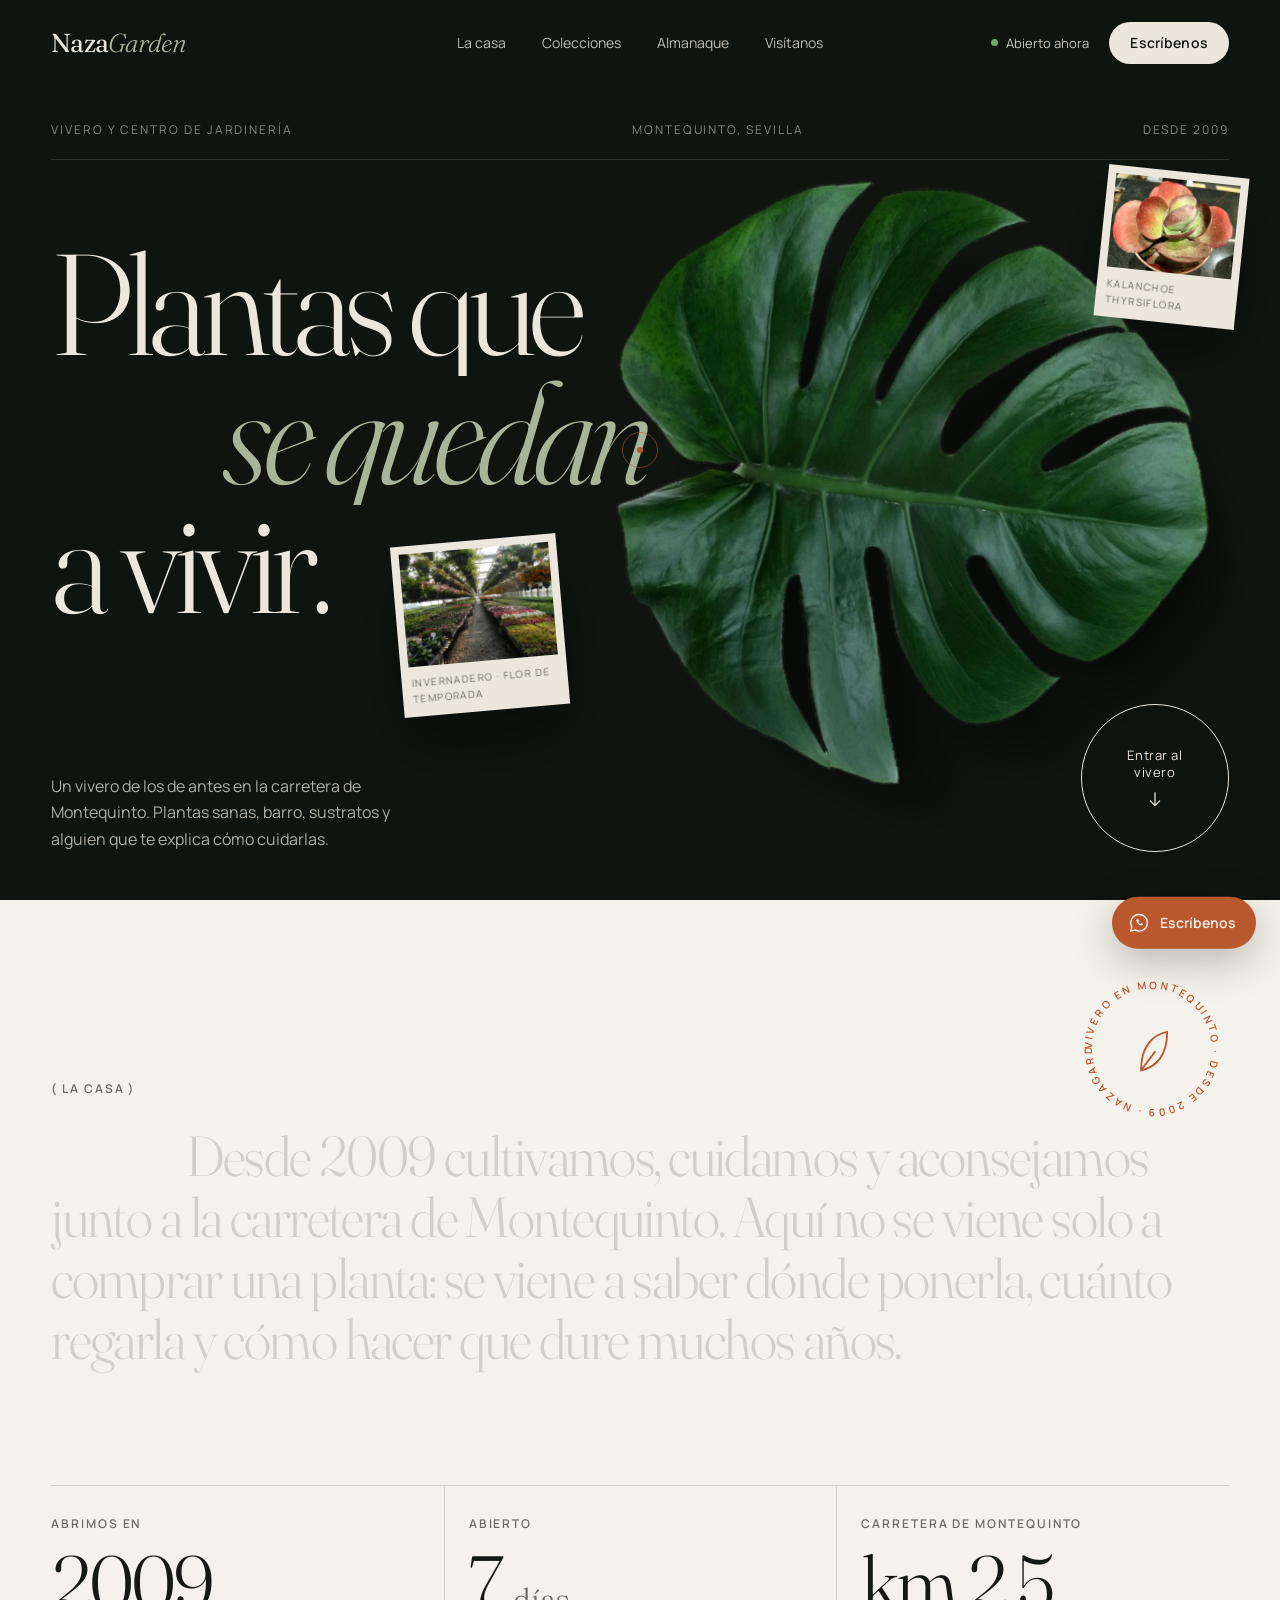
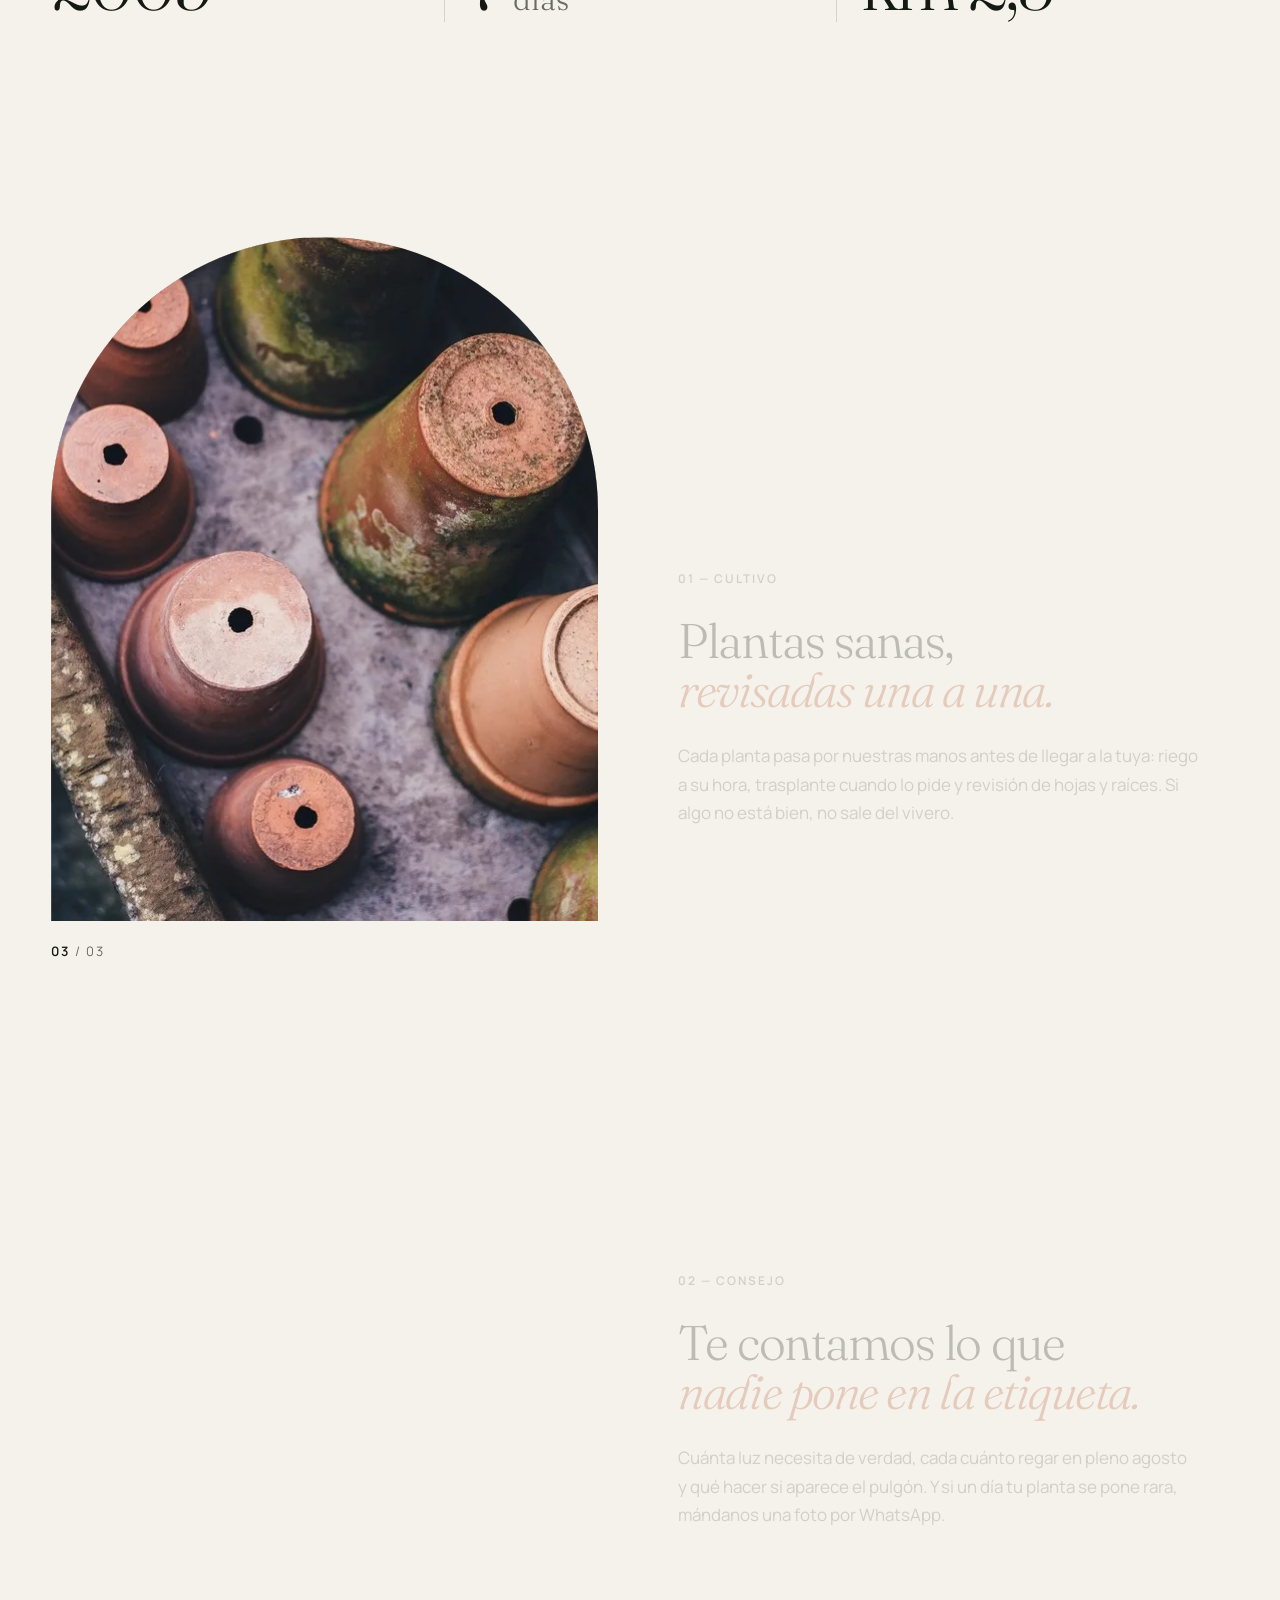
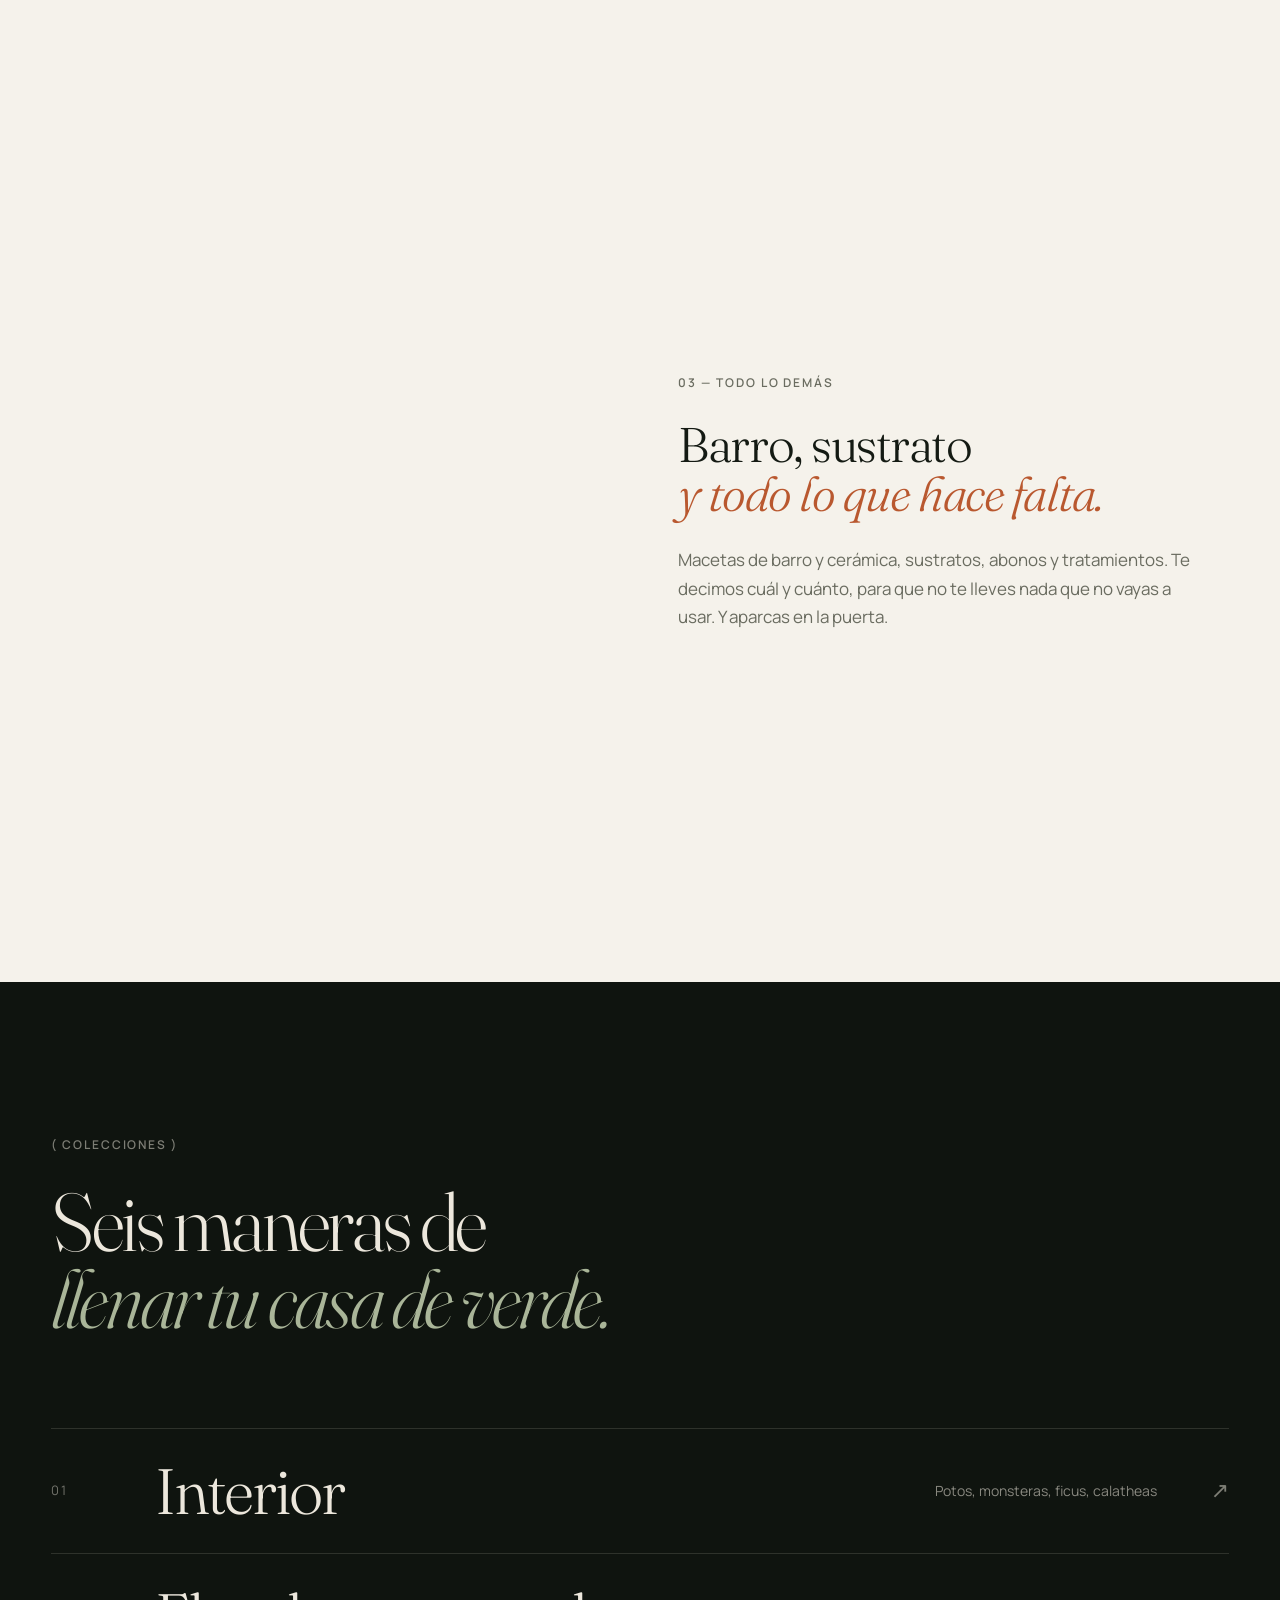
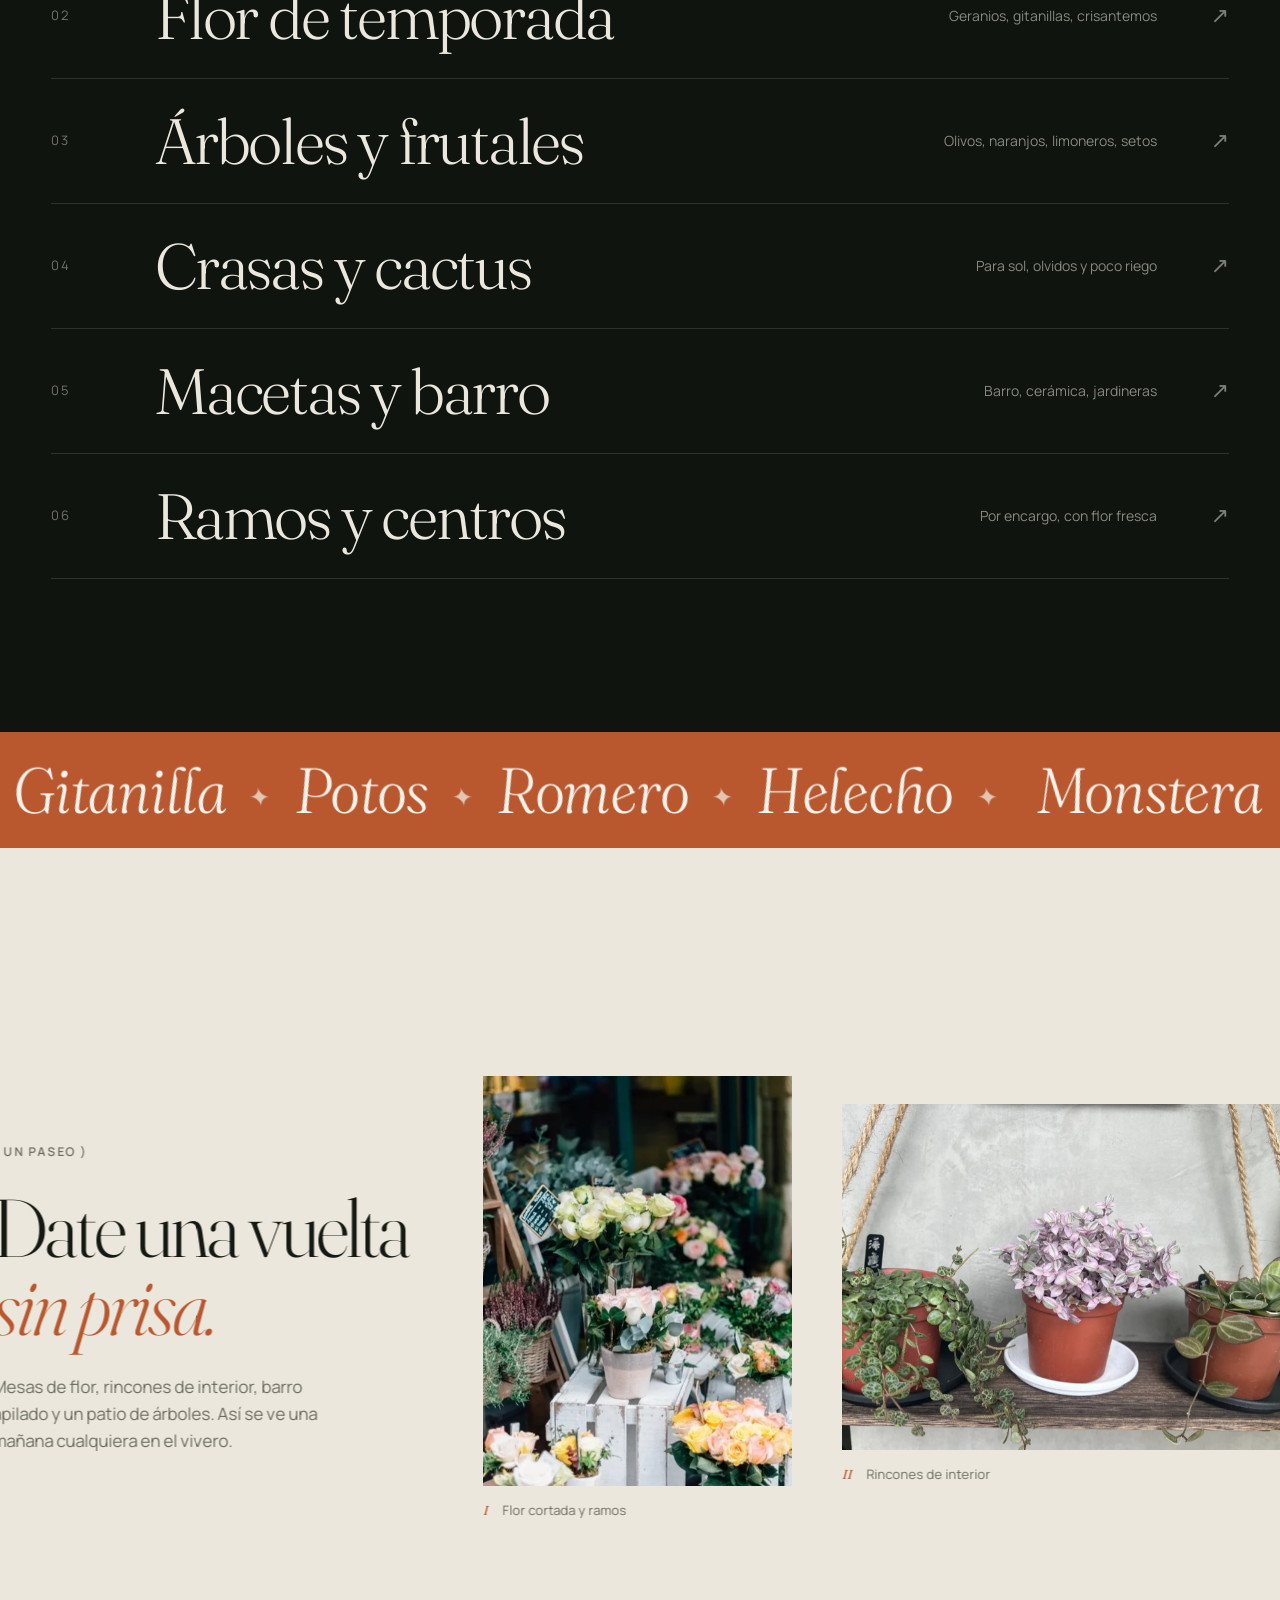
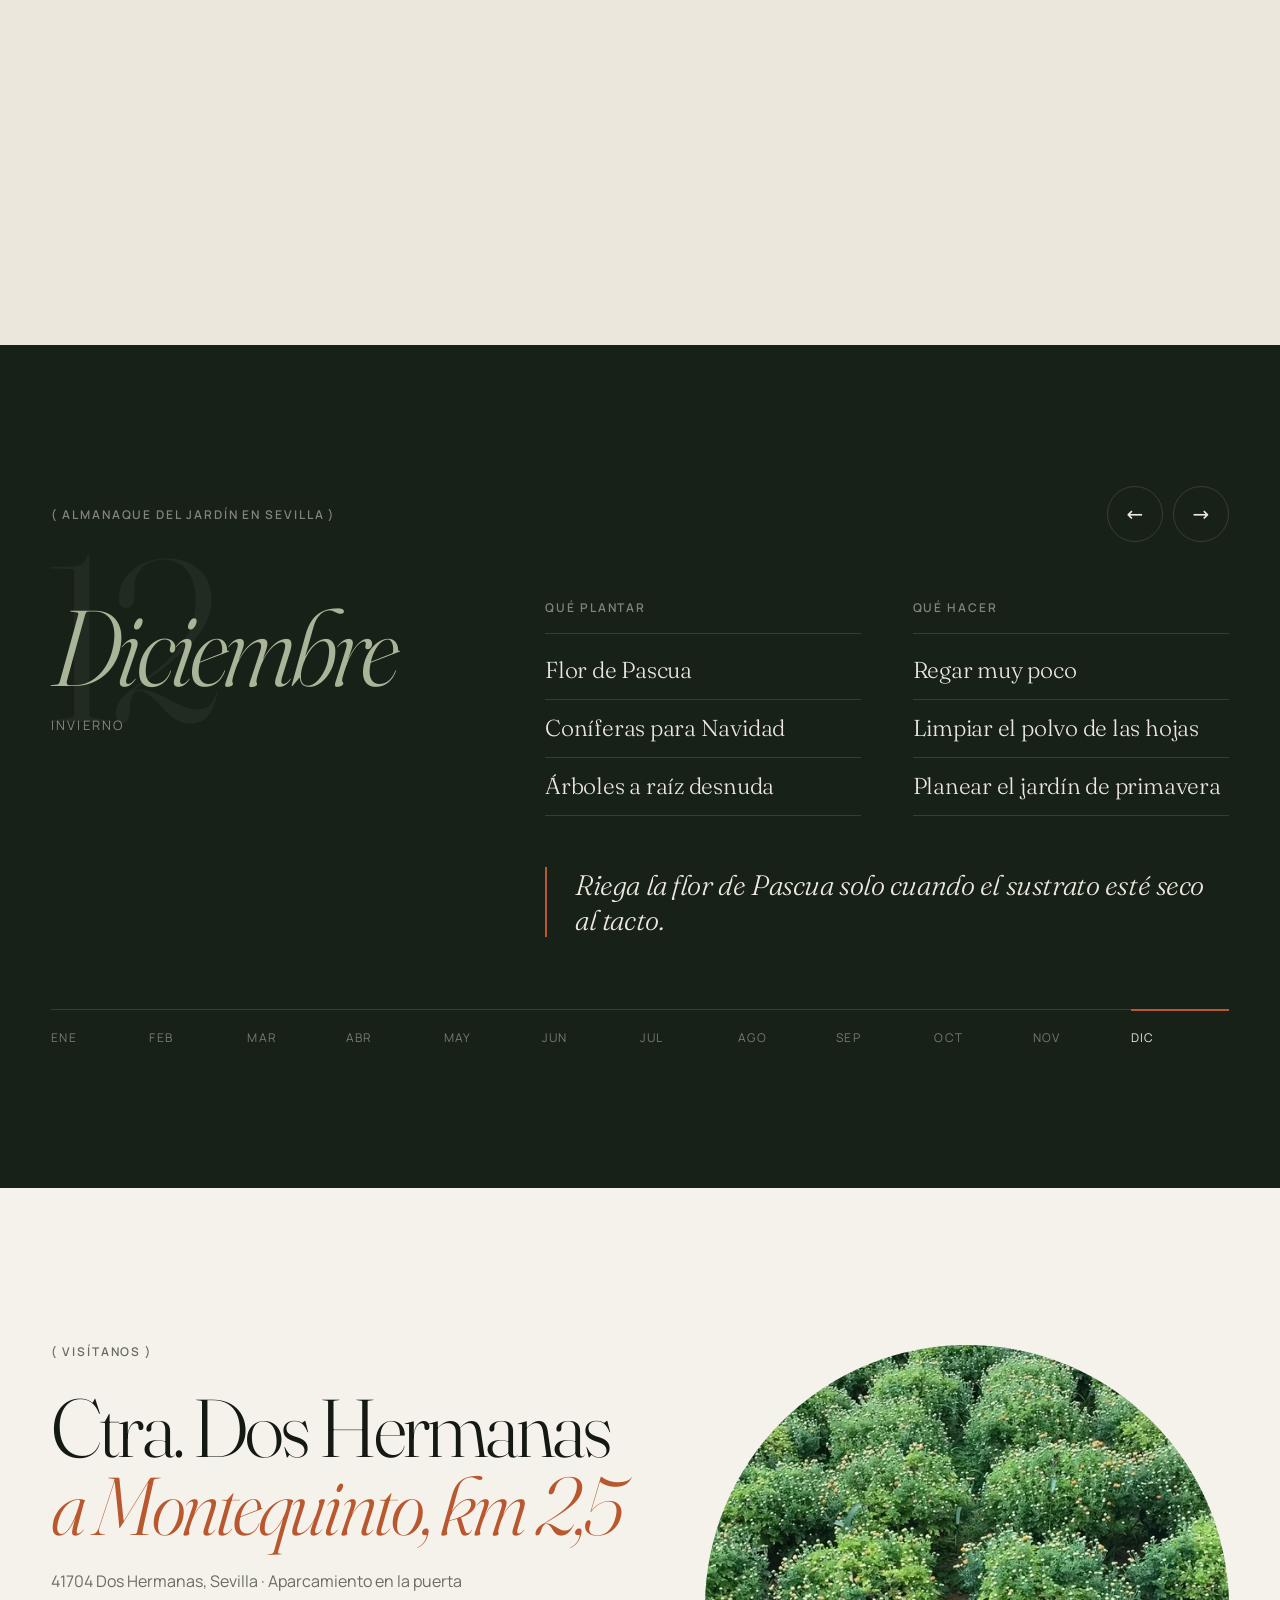
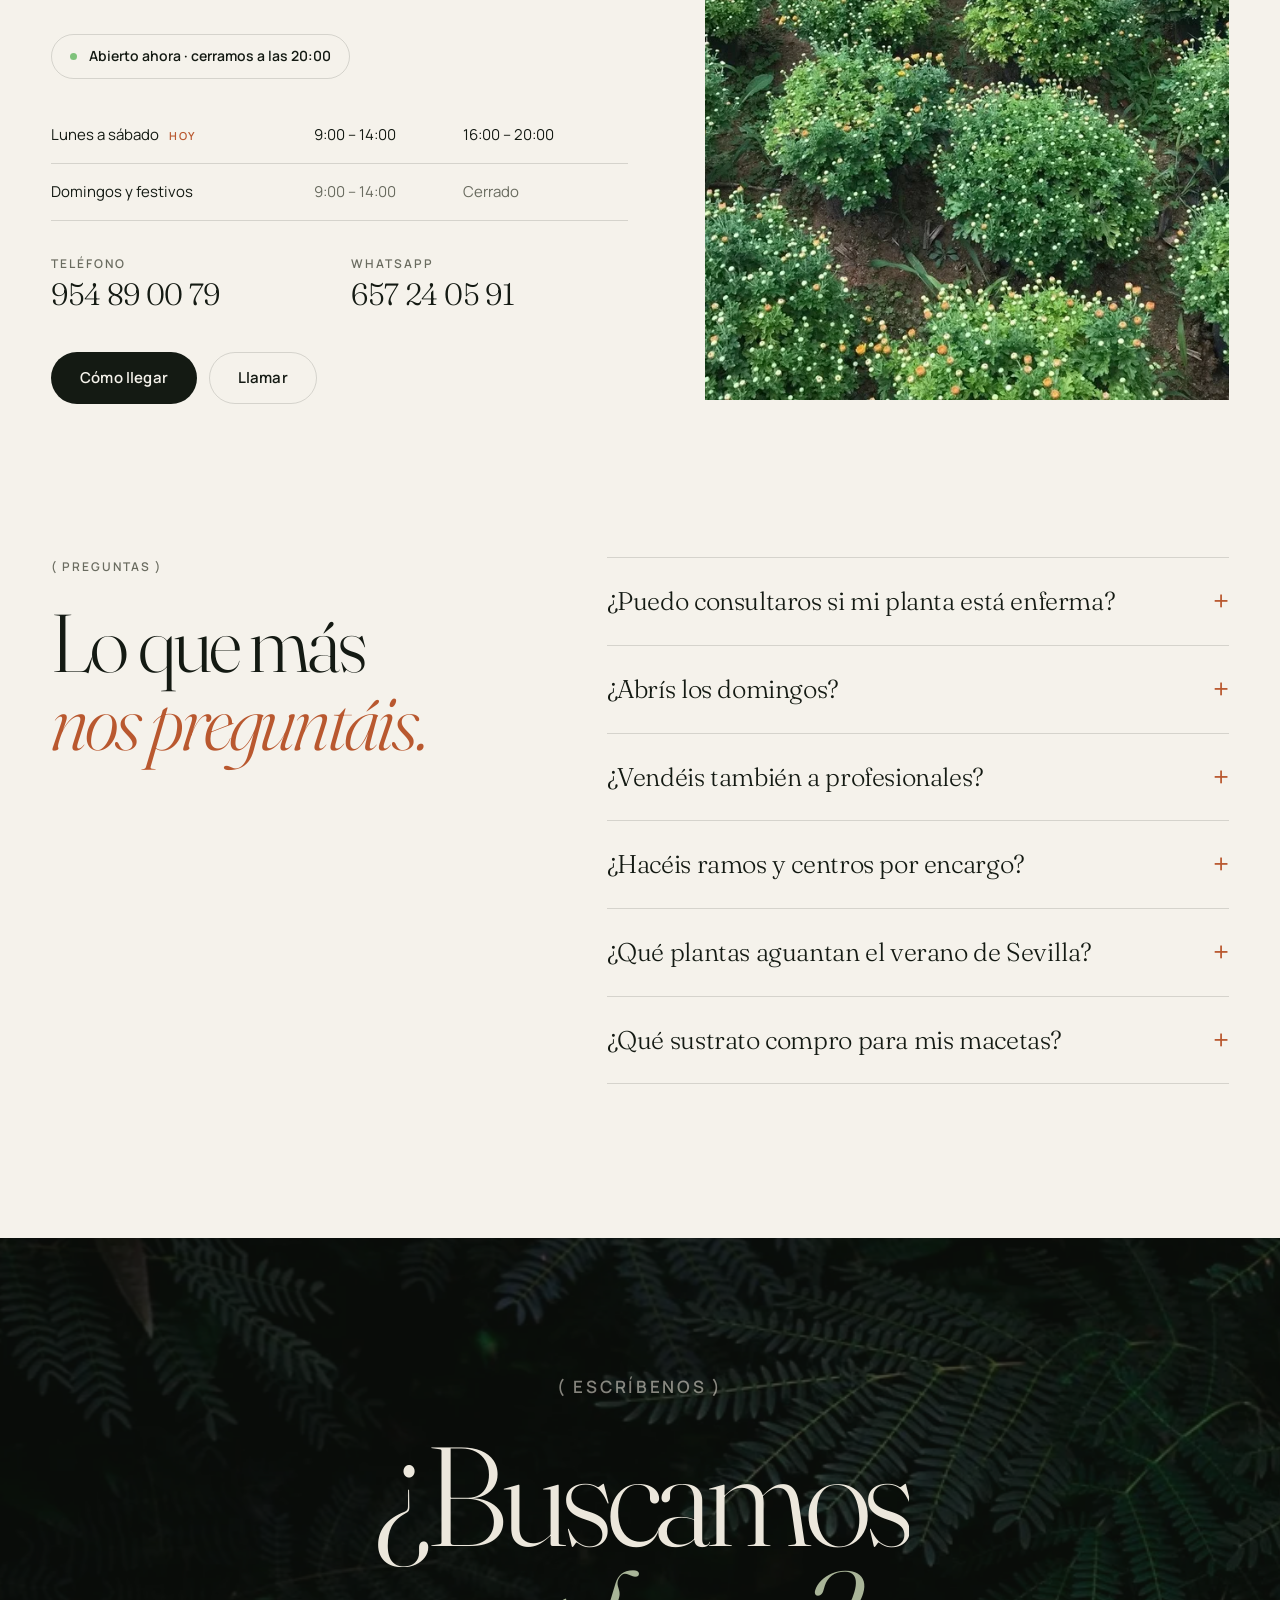
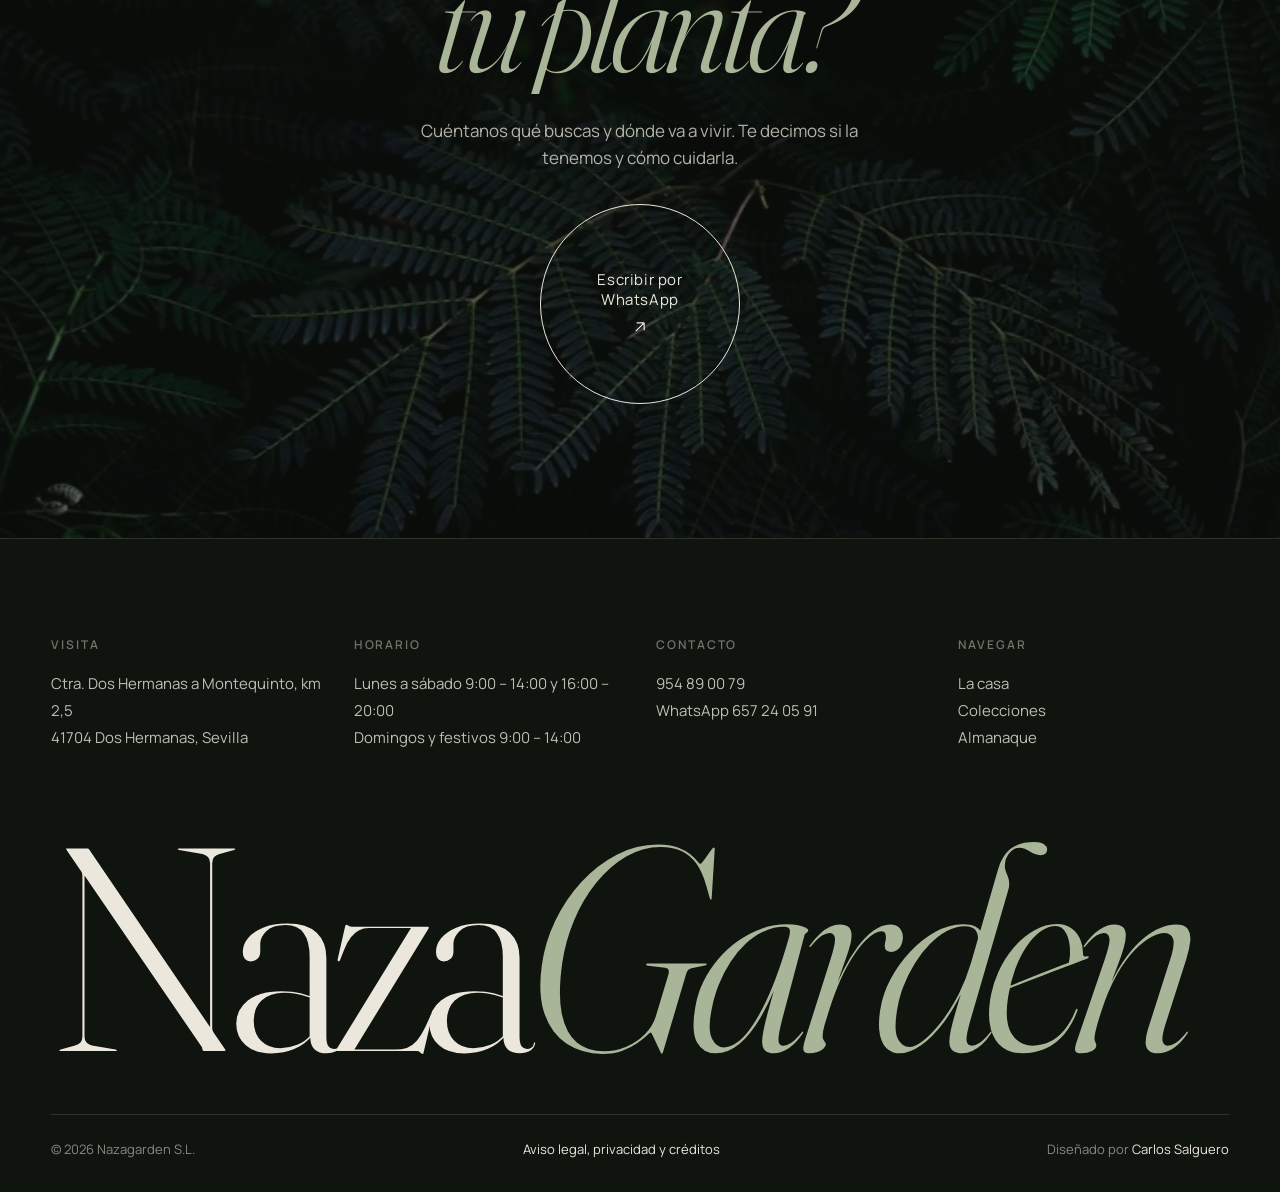
<file: index.html>
<!doctype html>
<html lang="es">
<head>
  <meta charset="utf-8">
  <meta name="viewport" content="width=device-width, initial-scale=1">
  <title>NazaGarden — Vivero y centro de jardinería en Montequinto</title>
  <meta name="description" content="Vivero y centro de jardinería en Montequinto, Dos Hermanas. Plantas de interior y exterior, árboles, flor de temporada, macetas y consejo de quien las cultiva. Desde 2009.">
  <meta name="robots" content="noindex, nofollow">
  <meta name="theme-color" content="#0f140f">
  <meta property="og:type" content="website">
  <meta property="og:title" content="NazaGarden — Plantas que se quedan a vivir">
  <meta property="og:description" content="Vivero y centro de jardinería en Montequinto, Dos Hermanas. Desde 2009.">
  <meta property="og:image" content="assets/foto/invernadero.webp">
  <link rel="icon" href="favicon.svg?v=20261026d" type="image/svg+xml">
  <link rel="preload" href="assets/fonts/fraunces-normal.woff2" as="font" type="font/woff2" crossorigin>
  <link rel="preload" href="assets/foto/monstera.webp" as="image">
  <link rel="stylesheet" href="styles.css?v=20261026d">
  <script type="application/ld+json">
  {
    "@context": "https://schema.org",
    "@type": "GardenStore",
    "name": "NazaGarden",
    "foundingDate": "2009",
    "telephone": "+34954890079",
    "address": { "@type": "PostalAddress", "streetAddress": "Ctra. Dos Hermanas a Montequinto, km 2,5", "addressLocality": "Dos Hermanas", "postalCode": "41704", "addressRegion": "Sevilla", "addressCountry": "ES" },
    "openingHoursSpecification": [
      { "@type": "OpeningHoursSpecification", "dayOfWeek": ["Monday","Tuesday","Wednesday","Thursday","Friday","Saturday"], "opens": "09:00", "closes": "14:00" },
      { "@type": "OpeningHoursSpecification", "dayOfWeek": ["Monday","Tuesday","Wednesday","Thursday","Friday","Saturday"], "opens": "16:00", "closes": "20:00" },
      { "@type": "OpeningHoursSpecification", "dayOfWeek": "Sunday", "opens": "09:00", "closes": "14:00" }
    ]
  }
  </script>
</head>
<body>
  <a class="saltar" href="#contenido">Saltar al contenido</a>

  <!-- Telón de entrada (se oculta por CSS a los 4,5 s aunque falle el JS) -->
  <div class="telon" id="telon" aria-hidden="true">
    <div class="telon-marca"><span>Naza</span><em>Garden</em></div>
    <div class="telon-pie"><span>Vivero · Montequinto</span><span class="telon-cifra" id="telonCifra">000</span></div>
    <i class="telon-linea"><b id="telonLinea"></b></i>
  </div>

  <div class="cursor" id="cursor" aria-hidden="true"><span class="cursor-punto"></span><span class="cursor-aro"><b id="cursorTexto"></b></span></div>

  <header class="barra" id="barra">
    <a class="logo" href="#inicio" aria-label="NazaGarden, inicio"><span>Naza</span><em>Garden</em></a>
    <nav class="barra-nav" aria-label="Principal">
      <a href="#casa">La casa</a>
      <a href="#colecciones">Colecciones</a>
      <a href="#almanaque">Almanaque</a>
      <a href="#visita">Visítanos</a>
    </nav>
    <div class="barra-der">
      <span class="estado" id="estadoBarra"><i></i><span>Abierto</span></span>
      <a class="boton boton-claro boton-sm magnetico" href="https://wa.me/34657240591?text=Hola%20NazaGarden%2C%20quer%C3%ADa%20preguntaros%20por%20una%20planta" target="_blank" rel="noopener">Escríbenos</a>
      <button class="hamburguesa" id="hamburguesa" aria-label="Abrir menú" aria-expanded="false" aria-controls="menu"><span></span><span></span></button>
    </div>
  </header>
  <div class="menu" id="menu" hidden>
    <nav aria-label="Menú">
      <a href="#casa"><small>01</small>La casa</a>
      <a href="#colecciones"><small>02</small>Colecciones</a>
      <a href="#almanaque"><small>03</small>Almanaque</a>
      <a href="#visita"><small>04</small>Visítanos</a>
    </nav>
    <div class="menu-pie">
      <a href="tel:+34954890079">954 89 00 79</a>
      <a href="https://wa.me/34657240591" target="_blank" rel="noopener">WhatsApp 657 24 05 91</a>
    </div>
  </div>

  <main id="contenido">
    <!-- ================= PORTADA ================= -->
    <section class="portada" id="inicio" aria-labelledby="titulo">
      <div class="portada-meta">
        <span>Vivero y centro de jardinería</span>
        <span>Montequinto, Sevilla</span>
        <span>Desde 2009</span>
      </div>

      <h1 class="portada-titulo" id="titulo">
        <span class="linea"><span>Plantas que</span></span>
        <span class="linea linea-sangria"><span><em>se quedan</em></span></span>
        <span class="linea"><span>a vivir.</span></span>
      </h1>

      <div class="hoja" id="hoja" aria-hidden="true">
        <div class="hoja-giro" id="hojaGiro">
          <img class="hoja-sombra" src="assets/foto/monstera.webp" alt="">
          <img class="hoja-img" src="assets/foto/monstera.webp" alt="">
        </div>
      </div>

      <figure class="postal postal-a" data-velocidad="-0.18">
        <img src="assets/foto/invernadero-s.webp" alt="Pasillo de un invernadero lleno de flores de temporada" width="720" height="538">
        <figcaption>Invernadero · flor de temporada</figcaption>
      </figure>
      <figure class="postal postal-b" data-velocidad="-0.32">
        <img src="assets/foto/kalanchoe-s.webp" alt="Kalanchoe de hojas redondas rojizas en maceta" width="720" height="540">
        <figcaption>Kalanchoe thyrsiflora</figcaption>
      </figure>

      <div class="portada-pie">
        <p class="portada-texto">Un vivero de los de antes en la carretera de Montequinto. Plantas sanas, barro, sustratos y alguien que te explica cómo cuidarlas.</p>
        <a class="boton-redondo magnetico" href="#casa" data-cursor="Bajar">
          <span>Entrar al<br>vivero</span>
          <svg viewBox="0 0 24 24" aria-hidden="true"><path d="M12 4v16m0 0-6-6m6 6 6-6" fill="none" stroke="currentColor" stroke-width="1.5"/></svg>
        </a>
      </div>
    </section>

    <!-- ================= MANIFIESTO ================= -->
    <section class="manifiesto" id="manifiesto" aria-label="Quiénes somos">
      <svg class="sello" viewBox="0 0 200 200" aria-hidden="true">
        <defs><path id="circulo" d="M100,100 m-78,0 a78,78 0 1,1 156,0 a78,78 0 1,1 -156,0"/></defs>
        <text><textPath href="#circulo">VIVERO EN MONTEQUINTO · DESDE 2009 · NAZAGARDEN · </textPath></text>
        <path d="M86 128c0-30 14-46 34-50 0 30-14 46-34 50Zm0 0 18-24" fill="none" stroke="currentColor" stroke-width="2.4" stroke-linecap="round"/>
      </svg>
      <p class="etiqueta">( La casa )</p>
      <p class="manifiesto-texto" id="manifiestoTexto">Desde 2009 cultivamos, cuidamos y aconsejamos junto a la carretera de Montequinto. Aquí no se viene solo a comprar una planta: se viene a saber dónde ponerla, cuánto regarla y cómo hacer que dure muchos años.</p>
      <dl class="cifras">
        <div class="revela"><dt>Abrimos en</dt><dd>2009</dd></div>
        <div class="revela"><dt>Abierto</dt><dd>7 <small>días</small></dd></div>
        <div class="revela"><dt>Carretera de Montequinto</dt><dd>km 2,5</dd></div>
      </dl>
    </section>

    <!-- ================= LA CASA (pasos fijos) ================= -->
    <section class="casa" id="casa" aria-labelledby="casaTitulo">
      <h2 class="visualmente-oculto" id="casaTitulo">Cómo trabajamos</h2>
      <div class="casa-medios" aria-hidden="true">
        <div class="casa-marco">
          <img class="casa-img activa" src="assets/foto/invernadero.webp" alt="" data-paso="0">
          <img class="casa-img" src="assets/foto/manos.webp" alt="" data-paso="1">
          <img class="casa-img" src="assets/foto/macetas-cenital.webp" alt="" data-paso="2">
        </div>
        <div class="casa-indice"><span id="casaNum">01</span> / 03</div>
      </div>
      <div class="casa-pasos">
        <article class="paso" data-paso="0">
          <img class="paso-img" src="assets/foto/invernadero-s.webp" alt="Invernadero con mesas de flor de temporada" loading="lazy">
          <p class="etiqueta">01 — Cultivo</p>
          <h3>Plantas sanas,<br><em>revisadas una a una.</em></h3>
          <p>Cada planta pasa por nuestras manos antes de llegar a la tuya: riego a su hora, trasplante cuando lo pide y revisión de hojas y raíces. Si algo no está bien, no sale del vivero.</p>
        </article>
        <article class="paso" data-paso="1">
          <img class="paso-img" src="assets/foto/manos-s.webp" alt="Manos sujetando una planta joven con su cepellón" loading="lazy">
          <p class="etiqueta">02 — Consejo</p>
          <h3>Te contamos lo que<br><em>nadie pone en la etiqueta.</em></h3>
          <p>Cuánta luz necesita de verdad, cada cuánto regar en pleno agosto y qué hacer si aparece el pulgón. Y si un día tu planta se pone rara, mándanos una foto por WhatsApp.</p>
        </article>
        <article class="paso" data-paso="2">
          <img class="paso-img" src="assets/foto/macetas-cenital-s.webp" alt="Macetas de barro vistas desde arriba" loading="lazy">
          <p class="etiqueta">03 — Todo lo demás</p>
          <h3>Barro, sustrato<br><em>y todo lo que hace falta.</em></h3>
          <p>Macetas de barro y cerámica, sustratos, abonos y tratamientos. Te decimos cuál y cuánto, para que no te lleves nada que no vayas a usar. Y aparcas en la puerta.</p>
        </article>
      </div>
    </section>

    <!-- ================= COLECCIONES ================= -->
    <section class="colecciones" id="colecciones" aria-labelledby="coleccionesTitulo">
      <div class="colecciones-cabecera">
        <p class="etiqueta">( Colecciones )</p>
        <h2 id="coleccionesTitulo" class="titulo-grande revela">Seis maneras de<br><em>llenar tu casa de verde.</em></h2>
      </div>
      <ul class="lista" id="lista">
        <li><a href="https://wa.me/34657240591?text=Hola%2C%20busco%20plantas%20de%20interior" target="_blank" rel="noopener" data-img="assets/foto/cinta-s.webp" data-cursor="Preguntar">
          <span class="lista-num">01</span><span class="lista-nombre">Interior</span><span class="lista-desc">Potos, monsteras, ficus, calatheas</span><img src="assets/foto/cinta-s.webp" alt="" loading="lazy"><span class="lista-flecha" aria-hidden="true">↗</span></a></li>
        <li><a href="https://wa.me/34657240591?text=Hola%2C%20busco%20flor%20de%20temporada" target="_blank" rel="noopener" data-img="assets/foto/tulipanes-s.webp" data-cursor="Preguntar">
          <span class="lista-num">02</span><span class="lista-nombre">Flor de temporada</span><span class="lista-desc">Geranios, gitanillas, crisantemos</span><img src="assets/foto/tulipanes-s.webp" alt="" loading="lazy"><span class="lista-flecha" aria-hidden="true">↗</span></a></li>
        <li><a href="https://wa.me/34657240591?text=Hola%2C%20busco%20%C3%A1rboles%20o%20frutales" target="_blank" rel="noopener" data-img="assets/foto/arbustos-s.webp" data-cursor="Preguntar">
          <span class="lista-num">03</span><span class="lista-nombre">Árboles y frutales</span><span class="lista-desc">Olivos, naranjos, limoneros, setos</span><img src="assets/foto/arbustos-s.webp" alt="" loading="lazy"><span class="lista-flecha" aria-hidden="true">↗</span></a></li>
        <li><a href="https://wa.me/34657240591?text=Hola%2C%20busco%20crasas%20o%20cactus" target="_blank" rel="noopener" data-img="assets/foto/sempervivum-s.webp" data-cursor="Preguntar">
          <span class="lista-num">04</span><span class="lista-nombre">Crasas y cactus</span><span class="lista-desc">Para sol, olvidos y poco riego</span><img src="assets/foto/sempervivum-s.webp" alt="" loading="lazy"><span class="lista-flecha" aria-hidden="true">↗</span></a></li>
        <li><a href="https://wa.me/34657240591?text=Hola%2C%20busco%20macetas" target="_blank" rel="noopener" data-img="assets/foto/macetas-cenital-s.webp" data-cursor="Preguntar">
          <span class="lista-num">05</span><span class="lista-nombre">Macetas y barro</span><span class="lista-desc">Barro, cerámica, jardineras</span><img src="assets/foto/macetas-cenital-s.webp" alt="" loading="lazy"><span class="lista-flecha" aria-hidden="true">↗</span></a></li>
        <li><a href="https://wa.me/34657240591?text=Hola%2C%20quer%C3%ADa%20encargar%20un%20ramo" target="_blank" rel="noopener" data-img="assets/foto/ramos-s.webp" data-cursor="Encargar">
          <span class="lista-num">06</span><span class="lista-nombre">Ramos y centros</span><span class="lista-desc">Por encargo, con flor fresca</span><img src="assets/foto/ramos-s.webp" alt="" loading="lazy"><span class="lista-flecha" aria-hidden="true">↗</span></a></li>
      </ul>
      <div class="vista" id="vista" aria-hidden="true"><img id="vistaImg" src="assets/foto/cinta-s.webp" alt=""></div>
    </section>

    <!-- ================= CINTA DE NOMBRES ================= -->
    <div class="cinta" aria-hidden="true">
      <div class="cinta-pista" id="cintaPista">
        <span>Monstera <i>✦</i> Olivo <i>✦</i> Buganvilla <i>✦</i> Jazmín <i>✦</i> Lavanda <i>✦</i> Limonero <i>✦</i> Gitanilla <i>✦</i> Potos <i>✦</i> Romero <i>✦</i> Helecho <i>✦</i> </span>
        <span>Monstera <i>✦</i> Olivo <i>✦</i> Buganvilla <i>✦</i> Jazmín <i>✦</i> Lavanda <i>✦</i> Limonero <i>✦</i> Gitanilla <i>✦</i> Potos <i>✦</i> Romero <i>✦</i> Helecho <i>✦</i> </span>
      </div>
    </div>

    <!-- ================= PASEO (galería horizontal) ================= -->
    <section class="paseo" id="paseo" aria-labelledby="paseoTitulo">
      <div class="paseo-fijo">
        <div class="paseo-pista" id="paseoPista">
          <div class="paseo-intro">
            <p class="etiqueta">( Un paseo )</p>
            <h2 id="paseoTitulo" class="titulo-grande">Date una vuelta<br><em>sin prisa.</em></h2>
            <p>Mesas de flor, rincones de interior, barro apilado y un patio de árboles. Así se ve una mañana cualquiera en el vivero.</p>
          </div>
          <figure class="cuadro cuadro-alto"><div class="cuadro-marco"><img src="assets/foto/floristeria.webp" alt="Puesto de flores con cubos de rosas y ramos" loading="lazy"></div><figcaption><span>I</span> Flor cortada y ramos</figcaption></figure>
          <figure class="cuadro cuadro-ancho cuadro-bajo"><div class="cuadro-marco"><img src="assets/foto/estante.webp" alt="Estante de madera con macetas de barro y plantas colgantes" loading="lazy"></div><figcaption><span>II</span> Rincones de interior</figcaption></figure>
          <figure class="cuadro cuadro-medio"><div class="cuadro-marco"><img src="assets/foto/colgante.webp" alt="Maceta colgante con una suculenta de tallos largos" loading="lazy"></div><figcaption><span>III</span> Colgantes para el patio</figcaption></figure>
          <figure class="cuadro cuadro-ancho"><div class="cuadro-marco"><img src="assets/foto/pared-plantas.webp" alt="Pared con macetas y hiedra colgando" loading="lazy"></div><figcaption><span>IV</span> Trepadoras y hiedras</figcaption></figure>
          <figure class="cuadro cuadro-alto cuadro-bajo"><div class="cuadro-marco"><img src="assets/foto/suculenta.webp" alt="Echeveria gris azulada en primer plano" loading="lazy"></div><figcaption><span>V</span> Crasas de colección</figcaption></figure>
          <a class="paseo-fin magnetico" href="#visita" data-cursor="Ir">
            <span>Ven a<br><em>verlo en persona</em></span>
            <svg viewBox="0 0 24 24" aria-hidden="true"><path d="M5 12h14m0 0-6-6m6 6-6 6" fill="none" stroke="currentColor" stroke-width="1.5"/></svg>
          </a>
        </div>
      </div>
    </section>

    <!-- ================= ALMANAQUE ================= -->
    <section class="almanaque" id="almanaque" aria-labelledby="almanaqueTitulo">
      <div class="almanaque-cabecera">
        <p class="etiqueta">( Almanaque del jardín en Sevilla )</p>
        <h2 id="almanaqueTitulo" class="visualmente-oculto">Qué plantar y qué hacer cada mes</h2>
        <div class="almanaque-control">
          <button type="button" class="flecha" id="mesAnterior" aria-label="Mes anterior">←</button>
          <button type="button" class="flecha" id="mesSiguiente" aria-label="Mes siguiente">→</button>
        </div>
      </div>
      <div class="almanaque-cuerpo">
        <div class="almanaque-mes">
          <span class="almanaque-num" id="almNum">10</span>
          <p class="almanaque-nombre" id="almNombre" aria-live="polite">Octubre</p>
          <p class="almanaque-estacion" id="almEstacion">Otoño</p>
        </div>
        <div class="almanaque-col">
          <h3>Qué plantar</h3>
          <ul id="almPlantar"><li>Crisantemos y ciclámenes</li><li>Tulipanes y narcisos</li><li>Árboles y arbustos</li></ul>
        </div>
        <div class="almanaque-col">
          <h3>Qué hacer</h3>
          <ul id="almHacer"><li>Reducir el riego</li><li>Meter en casa las tropicales</li><li>Último abonado del año</li></ul>
        </div>
        <blockquote class="almanaque-consejo" id="almConsejo">El otoño es el mejor momento para plantar árboles: llegan al verano con raíces fuertes.</blockquote>
      </div>
      <div class="meses" id="meses" role="tablist" aria-label="Meses"></div>
    </section>

    <!-- ================= VISITA ================= -->
    <section class="visita" id="visita" aria-labelledby="visitaTitulo">
      <div class="visita-info">
        <p class="etiqueta">( Visítanos )</p>
        <h2 id="visitaTitulo" class="titulo-grande revela">Ctra. Dos Hermanas<br><em>a Montequinto, km 2,5</em></h2>
        <p class="visita-cp revela">41704 Dos Hermanas, Sevilla · Aparcamiento en la puerta</p>
        <div class="estado-grande revela" id="estadoGrande"><i></i><span>Abierto ahora</span></div>
        <table class="horario revela" id="horario">
          <tr data-dias="1,2,3,4,5,6"><th>Lunes a sábado</th><td>9:00 – 14:00</td><td>16:00 – 20:00</td></tr>
          <tr data-dias="0"><th>Domingos y festivos</th><td>9:00 – 14:00</td><td>Cerrado</td></tr>
        </table>
        <div class="visita-contacto revela">
          <a href="tel:+34954890079"><small>Teléfono</small>954 89 00 79</a>
          <a href="https://wa.me/34657240591" target="_blank" rel="noopener"><small>WhatsApp</small>657 24 05 91</a>
        </div>
        <div class="acciones revela">
          <a class="boton boton-oscuro magnetico" href="https://www.google.com/maps/dir/?api=1&amp;destination=Vivero%20Nazagarden%2C%20Dos%20Hermanas" target="_blank" rel="noopener">Cómo llegar</a>
          <a class="boton boton-linea magnetico" href="tel:+34954890079">Llamar</a>
        </div>
      </div>
      <div class="arco revela">
        <img class="arco-foto" src="assets/foto/arbustos.webp" alt="Campo de arbustos jóvenes en el vivero" loading="lazy">
        <iframe title="Mapa de NazaGarden" data-src="https://www.google.com/maps?q=Vivero%20Nazagarden%2C%20Dos%20Hermanas&amp;output=embed" loading="lazy" referrerpolicy="no-referrer-when-downgrade"></iframe>
      </div>
    </section>

    <!-- ================= PREGUNTAS ================= -->
    <section class="preguntas" id="preguntas" aria-labelledby="preguntasTitulo">
      <div class="preguntas-intro">
        <p class="etiqueta">( Preguntas )</p>
        <h2 id="preguntasTitulo" class="titulo-grande revela">Lo que más<br><em>nos preguntáis.</em></h2>
      </div>
      <div class="acordeon">
        <details class="revela"><summary>¿Puedo consultaros si mi planta está enferma?</summary><p>Claro. Mándanos una foto por WhatsApp al 657 24 05 91 y cuéntanos dónde la tienes y cada cuánto la riegas. Te decimos qué le pasa y cómo tratarla.</p></details>
        <details class="revela"><summary>¿Abrís los domingos?</summary><p>Sí, domingos y festivos por la mañana, de 9:00 a 14:00. De lunes a sábado abrimos de 9:00 a 14:00 y de 16:00 a 20:00.</p></details>
        <details class="revela"><summary>¿Vendéis también a profesionales?</summary><p>Sí. Trabajamos con particulares, jardineros, paisajistas y empresas. Si necesitas cantidad, llámanos y lo preparamos.</p></details>
        <details class="revela"><summary>¿Hacéis ramos y centros por encargo?</summary><p>Sí. Dinos para cuándo lo necesitas, el estilo y el presupuesto, y lo tenemos listo para recoger.</p></details>
        <details class="revela"><summary>¿Qué plantas aguantan el verano de Sevilla?</summary><p>Para pleno sol van muy bien el olivo, la buganvilla, la lavanda, el romero, el jazmín y las gitanillas. En maceta, mejor barro que plástico y riego al caer la tarde.</p></details>
        <details class="revela"><summary>¿Qué sustrato compro para mis macetas?</summary><p>Para la mayoría vale un universal de calidad; crasas y cactus piden uno con más drenaje, y hortensias o gardenias, uno ácido. Pregúntanos en el mostrador y te lo explicamos.</p></details>
      </div>
    </section>

    <!-- ================= CIERRE ================= -->
    <section class="cierre" id="cierre" aria-labelledby="cierreTitulo">
      <img class="cierre-fondo" src="assets/foto/helecho-oscuro.webp" alt="" aria-hidden="true" loading="lazy">
      <div class="cierre-contenido">
        <p class="etiqueta">( Escríbenos )</p>
        <h2 id="cierreTitulo" class="cierre-titulo">
          <span class="linea"><span>¿Buscamos</span></span>
          <span class="linea"><span><em>tu planta?</em></span></span>
        </h2>
        <p class="revela">Cuéntanos qué buscas y dónde va a vivir. Te decimos si la tenemos y cómo cuidarla.</p>
        <a class="boton-redondo boton-redondo-grande magnetico revela" href="https://wa.me/34657240591?text=Hola%20NazaGarden%2C%20quer%C3%ADa%20preguntaros%20por%20una%20planta" target="_blank" rel="noopener" data-cursor="WhatsApp">
          <span>Escribir por<br>WhatsApp</span>
          <svg viewBox="0 0 24 24" aria-hidden="true"><path d="M7 17 17 7m0 0H8m9 0v9" fill="none" stroke="currentColor" stroke-width="1.5"/></svg>
        </a>
      </div>
    </section>
  </main>

  <footer class="pie">
    <div class="pie-columnas">
      <div><h4>Visita</h4><p>Ctra. Dos Hermanas a Montequinto, km 2,5<br>41704 Dos Hermanas, Sevilla</p></div>
      <div><h4>Horario</h4><p>Lunes a sábado 9:00 – 14:00 y 16:00 – 20:00<br>Domingos y festivos 9:00 – 14:00</p></div>
      <div><h4>Contacto</h4><p><a href="tel:+34954890079">954 89 00 79</a><br><a href="https://wa.me/34657240591" target="_blank" rel="noopener">WhatsApp 657 24 05 91</a></p></div>
      <div><h4>Navegar</h4><p><a href="#casa">La casa</a><br><a href="#colecciones">Colecciones</a><br><a href="#almanaque">Almanaque</a></p></div>
    </div>
    <p class="pie-marca" id="pieMarca" aria-hidden="true"><span>N</span><span>a</span><span>z</span><span>a</span><em><span>G</span><span>a</span><span>r</span><span>d</span><span>e</span><span>n</span></em></p>
    <div class="pie-legal">
      <span>© <span id="anio">2026</span> Nazagarden S.L.</span>
      <a href="legal.html">Aviso legal, privacidad y créditos</a>
      <span>Diseñado por <a href="https://ercarlo672.github.io" target="_blank" rel="noopener">Carlos Salguero</a></span>
    </div>
  </footer>

  <a class="whats" id="whats" href="https://wa.me/34657240591?text=Hola%20NazaGarden" target="_blank" rel="noopener" aria-label="Escríbenos por WhatsApp">
    <svg viewBox="0 0 24 24" aria-hidden="true"><path d="M12 3a9 9 0 0 0-7.8 13.4L3 21l4.7-1.2A9 9 0 1 0 12 3Z" fill="none" stroke="currentColor" stroke-width="1.5" stroke-linejoin="round"/><path d="M9 8.5c0 3.6 2.9 6.5 6.5 6.5l1-1.6-2-1-1 .8c-1-.4-1.8-1.2-2.2-2.2l.8-1-1-2Z" fill="currentColor"/></svg>
    <span>Escríbenos</span>
  </a>

  <script src="assets/lib/gsap.min.js?v=20261026d" defer></script>
  <script src="assets/lib/ScrollTrigger.min.js?v=20261026d" defer></script>
  <script src="main.js?v=20261026d" defer></script>
</body>
</html>
</file>
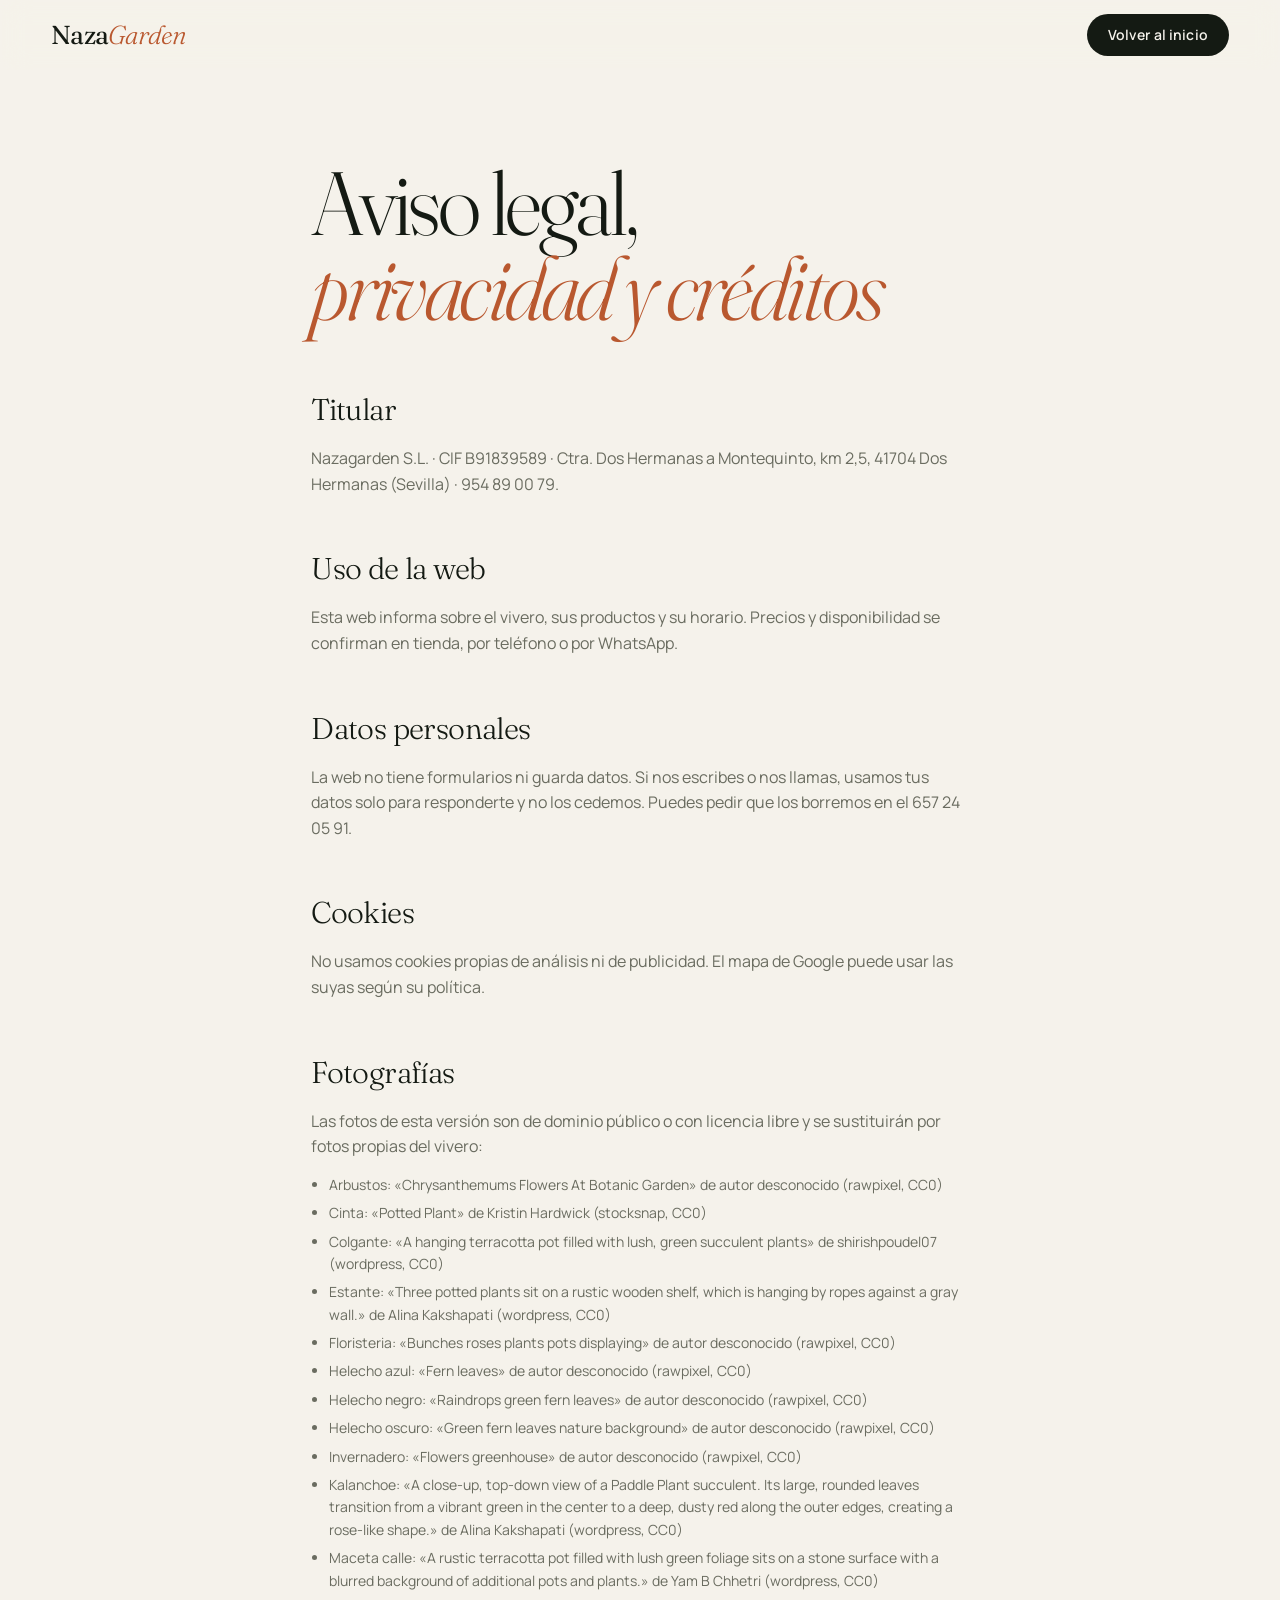
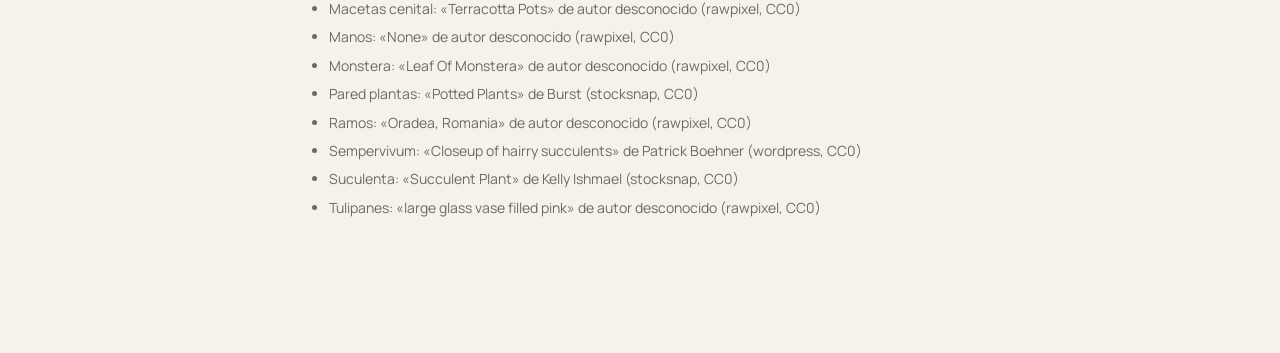
<file: legal.html>
<!doctype html>
<html lang="es">
<head>
  <meta charset="utf-8">
  <meta name="viewport" content="width=device-width, initial-scale=1">
  <title>Aviso legal — NazaGarden</title>
  <meta name="robots" content="noindex, nofollow">
  <link rel="icon" href="favicon.svg?v=20261026" type="image/svg+xml">
  <link rel="stylesheet" href="styles.css?v=20261026">
  <style>
    .doc { max-width: 760px; margin: 0 auto; padding: 160px var(--lado) 120px; }
    .doc h1 { font-family: var(--serif); font-weight: 300; font-size: clamp(48px, 7vw, 96px); line-height: .95; letter-spacing: -.04em; margin-bottom: 56px; }
    .doc h1 em { color: var(--barro); }
    .doc h2 { font-family: var(--serif); font-weight: 300; font-size: 30px; letter-spacing: -.02em; margin: 48px 0 12px; }
    .doc p, .doc li { color: var(--gris); }
    .doc ul { padding-left: 18px; display: grid; gap: 6px; font-size: 14px; }
  </style>
</head>
<body>
  <header class="barra clara compacta"><a class="logo" href="index.html"><span>Naza</span><em>Garden</em></a><span></span><div class="barra-der"><a class="boton boton-claro boton-sm" href="index.html">Volver al inicio</a></div></header>
  <main class="doc">
    <h1>Aviso legal,<br><em>privacidad y créditos</em></h1>
    <h2>Titular</h2>
    <p>Nazagarden S.L. · CIF B91839589 · Ctra. Dos Hermanas a Montequinto, km 2,5, 41704 Dos Hermanas (Sevilla) · 954 89 00 79.</p>
    <h2>Uso de la web</h2>
    <p>Esta web informa sobre el vivero, sus productos y su horario. Precios y disponibilidad se confirman en tienda, por teléfono o por WhatsApp.</p>
    <h2>Datos personales</h2>
    <p>La web no tiene formularios ni guarda datos. Si nos escribes o nos llamas, usamos tus datos solo para responderte y no los cedemos. Puedes pedir que los borremos en el 657 24 05 91.</p>
    <h2>Cookies</h2>
    <p>No usamos cookies propias de análisis ni de publicidad. El mapa de Google puede usar las suyas según su política.</p>
    <h2>Fotografías</h2>
    <p>Las fotos de esta versión son de dominio público o con licencia libre y se sustituirán por fotos propias del vivero:</p>
    <ul>
      <li>Arbustos: «Chrysanthemums Flowers At Botanic Garden» de autor desconocido (rawpixel, CC0)</li>
      <li>Cinta: «Potted Plant» de Kristin Hardwick (stocksnap, CC0)</li>
      <li>Colgante: «A hanging terracotta pot filled with lush, green succulent plants» de shirishpoudel07 (wordpress, CC0)</li>
      <li>Estante: «Three potted plants sit on a rustic wooden shelf, which is hanging by ropes against a gray wall.» de Alina Kakshapati (wordpress, CC0)</li>
      <li>Floristeria: «Bunches roses plants pots displaying» de autor desconocido (rawpixel, CC0)</li>
      <li>Helecho azul: «Fern leaves» de autor desconocido (rawpixel, CC0)</li>
      <li>Helecho negro: «Raindrops green fern leaves» de autor desconocido (rawpixel, CC0)</li>
      <li>Helecho oscuro: «Green fern leaves nature background» de autor desconocido (rawpixel, CC0)</li>
      <li>Invernadero: «Flowers greenhouse» de autor desconocido (rawpixel, CC0)</li>
      <li>Kalanchoe: «A close-up, top-down view of a Paddle Plant succulent. Its large, rounded leaves transition from a vibrant green in the center to a deep, dusty red along the outer edges, creating a rose-like shape.» de Alina Kakshapati (wordpress, CC0)</li>
      <li>Maceta calle: «A rustic terracotta pot filled with lush green foliage sits on a stone surface with a blurred background of additional pots and plants.» de Yam B Chhetri (wordpress, CC0)</li>
      <li>Macetas cenital: «Terracotta Pots» de autor desconocido (rawpixel, CC0)</li>
      <li>Manos: «None» de autor desconocido (rawpixel, CC0)</li>
      <li>Monstera: «Leaf Of Monstera» de autor desconocido (rawpixel, CC0)</li>
      <li>Pared plantas: «Potted Plants» de Burst (stocksnap, CC0)</li>
      <li>Ramos: «Oradea, Romania» de autor desconocido (rawpixel, CC0)</li>
      <li>Sempervivum: «Closeup of hairry succulents» de Patrick Boehner (wordpress, CC0)</li>
      <li>Suculenta: «Succulent Plant» de Kelly Ishmael (stocksnap, CC0)</li>
      <li>Tulipanes: «large glass vase filled pink» de autor desconocido (rawpixel, CC0)</li>
    </ul>
  </main>
</body>
</html>
</file>
<file: styles.css>
/* NazaGarden — atelier botánico editorial.
   Verde casi negro y hueso, Fraunces para titulares (con cursiva de acento), Manrope para el texto, terracota de acento. */
@font-face { font-family: 'Fraunces'; src: url('assets/fonts/fraunces-normal.woff2') format('woff2'); font-weight: 300 600; font-style: normal; font-display: swap; }
@font-face { font-family: 'Fraunces'; src: url('assets/fonts/fraunces-italic.woff2') format('woff2'); font-weight: 300 600; font-style: italic; font-display: swap; }
@font-face { font-family: 'Manrope'; src: url('assets/fonts/manrope.woff2') format('woff2'); font-weight: 400 700; font-display: swap; }

:root {
  --bosque: #0f140f;
  --bosque-2: #182118;
  --hueso: #ece7dc;
  --papel: #f5f2eb;
  --tinta: #141a13;
  --gris: #6a6c60;
  --salvia: #a9b598;
  --barro: #b9582f;
  --linea-o: rgba(236, 231, 220, 0.14);
  --linea-c: rgba(20, 26, 19, 0.14);
  --serif: 'Fraunces', 'Times New Roman', serif;
  --sans: 'Manrope', system-ui, sans-serif;
  --muelle: cubic-bezier(0.22, 1, 0.36, 1);
  --lado: clamp(20px, 4vw, 64px);
}

*, *::before, *::after { box-sizing: border-box; }
html { scroll-behavior: smooth; -webkit-text-size-adjust: 100%; }
body {
  margin: 0; font-family: var(--sans); font-size: 16px; line-height: 1.6; color: var(--tinta); background: var(--papel);
  -webkit-font-smoothing: antialiased; overflow-x: clip;
}
img { display: block; max-width: 100%; }
a { color: inherit; text-decoration: none; }
button { font: inherit; color: inherit; background: none; border: 0; cursor: pointer; padding: 0; }
h1, h2, h3, h4, p, figure, dl, dd, blockquote { margin: 0; }
em { font-style: italic; }
::selection { background: var(--barro); color: var(--papel); }
:focus-visible { outline: 1px solid var(--barro); outline-offset: 4px; }
.visualmente-oculto { position: absolute; width: 1px; height: 1px; overflow: hidden; clip: rect(0 0 0 0); white-space: nowrap; }
.saltar { position: fixed; left: 16px; top: -60px; z-index: 200; padding: 8px 14px; background: var(--barro); color: var(--papel); border-radius: 999px; transition: top .4s var(--muelle); }
.saltar:focus { top: 16px; }

.etiqueta { font-family: var(--sans); font-size: 12px; letter-spacing: .16em; text-transform: uppercase; font-weight: 600; color: var(--gris); margin-bottom: 28px; }
.titulo-grande { font-family: var(--serif); font-weight: 300; font-size: clamp(44px, 6.4vw, 104px); line-height: .95; letter-spacing: -.035em; font-variation-settings: "opsz" 144; }
.titulo-grande em, .paso h3 em { font-weight: 300; color: var(--barro); }

/* ---------- telón ---------- */
.telon {
  position: fixed; inset: 0; z-index: 150; background: var(--bosque); color: var(--hueso);
  display: grid; place-items: center; padding: var(--lado);
  animation: telonFuera 1s 4.5s var(--muelle) forwards; /* red de seguridad sin JS */
}
.telon.fuera { transform: translateY(-100%); transition: transform 1.1s cubic-bezier(.76, 0, .24, 1); }
@keyframes telonFuera { to { transform: translateY(-100%); visibility: hidden; } }
.telon-marca { font-family: var(--serif); font-weight: 300; font-size: clamp(56px, 11vw, 180px); letter-spacing: -.04em; line-height: 1; overflow: hidden; display: flex; }
.telon-marca span, .telon-marca em { display: inline-block; animation: subir 1.2s var(--muelle) both; }
.telon-marca em { color: var(--salvia); animation-delay: .12s; }
@keyframes subir { from { transform: translateY(105%); } }
.telon-pie { position: absolute; left: var(--lado); right: var(--lado); bottom: 40px; display: flex; justify-content: space-between; font-size: 12px; letter-spacing: .16em; text-transform: uppercase; color: rgba(236,231,220,.6); }
.telon-cifra { font-family: var(--serif); font-size: 48px; letter-spacing: -.02em; color: var(--hueso); line-height: 1; font-variant-numeric: tabular-nums; }
.telon-linea { position: absolute; left: 0; right: 0; bottom: 0; height: 2px; background: rgba(236,231,220,.1); }
.telon-linea b { display: block; height: 100%; width: 100%; background: var(--salvia); transform-origin: left; transform: scaleX(0); }

/* ---------- cursor ---------- */
.cursor { position: fixed; left: 0; top: 0; z-index: 140; pointer-events: none; mix-blend-mode: normal; display: none; }
.con-cursor .cursor { display: block; }
.cursor-punto { position: absolute; width: 6px; height: 6px; margin: -3px 0 0 -3px; border-radius: 50%; background: var(--barro); }
.cursor-aro {
  position: absolute; width: 36px; height: 36px; margin: -18px 0 0 -18px; border-radius: 50%; border: 1px solid rgba(185, 88, 47, .55);
  display: grid; place-items: center; transition: width .5s var(--muelle), height .5s var(--muelle), margin .5s var(--muelle), background-color .5s var(--muelle), border-color .5s var(--muelle);
}
.cursor-aro b { font-size: 11px; letter-spacing: .12em; text-transform: uppercase; font-weight: 600; color: var(--papel); opacity: 0; transition: opacity .3s; }
.cursor.grande .cursor-aro { width: 92px; height: 92px; margin: -46px 0 0 -46px; background: var(--barro); border-color: var(--barro); }
.cursor.grande .cursor-aro b { opacity: 1; }
.cursor.grande .cursor-punto { opacity: 0; }

/* ---------- barra ---------- */
.barra {
  position: fixed; top: 0; left: 0; right: 0; z-index: 100; display: grid; grid-template-columns: 1fr auto 1fr; align-items: center;
  padding: 22px var(--lado); color: var(--hueso); transition: transform .8s var(--muelle), background-color .6s, color .6s, padding .6s var(--muelle);
}
.barra.clara { color: var(--tinta); }
.barra.compacta { padding-top: 14px; padding-bottom: 14px; background: rgba(15, 20, 15, .72); backdrop-filter: blur(14px) saturate(140%); -webkit-backdrop-filter: blur(14px) saturate(140%); color: var(--hueso); }
.barra.clara.compacta { background: rgba(245, 242, 235, .78); color: var(--tinta); }
.barra.oculta { transform: translateY(-110%); }
.logo { font-family: var(--serif); font-size: 26px; font-weight: 400; letter-spacing: -.03em; line-height: 1; }
.logo em { color: var(--salvia); font-weight: 300; }
.barra.clara .logo em { color: var(--barro); }
.barra-nav { display: flex; gap: 36px; font-size: 14px; }
.barra-nav a { position: relative; opacity: .8; transition: opacity .4s; }
.barra-nav a::after { content: ''; position: absolute; left: 0; right: 0; bottom: -4px; height: 1px; background: currentColor; transform: scaleX(0); transform-origin: right; transition: transform .6s var(--muelle); }
.barra-nav a:hover, .barra-nav a.actual { opacity: 1; }
.barra-nav a:hover::after, .barra-nav a.actual::after { transform: scaleX(1); transform-origin: left; }
.barra-der { display: flex; justify-content: flex-end; align-items: center; gap: 20px; }
.estado { display: inline-flex; align-items: center; gap: 8px; font-size: 13px; opacity: .85; }
.estado i, .estado-grande i { width: 7px; height: 7px; border-radius: 50%; background: #7fc27b; box-shadow: 0 0 0 0 rgba(127, 194, 123, .6); animation: latido 2.4s infinite; }
.estado.cerrado i, .estado-grande.cerrado i { background: var(--barro); animation: none; }
@keyframes latido { 70% { box-shadow: 0 0 0 8px rgba(127, 194, 123, 0); } 100% { box-shadow: 0 0 0 0 rgba(127, 194, 123, 0); } }
.hamburguesa { display: none; position: relative; width: 44px; height: 44px; border-radius: 50%; border: 1px solid currentColor; }
.hamburguesa span { position: absolute; left: 13px; width: 16px; height: 1.5px; background: currentColor; transition: transform .6s var(--muelle); }
.hamburguesa span:first-child { top: 18px; }
.hamburguesa span:last-child { top: 24px; }
.hamburguesa[aria-expanded="true"] span:first-child { transform: translateY(3px) rotate(45deg); }
.hamburguesa[aria-expanded="true"] span:last-child { transform: translateY(-3px) rotate(-45deg); }
.menu { position: fixed; inset: 0; z-index: 95; background: var(--bosque); color: var(--hueso); padding: 120px var(--lado) 40px; display: flex; flex-direction: column; justify-content: space-between; clip-path: circle(0% at calc(100% - 42px) 42px); transition: clip-path .9s cubic-bezier(.76, 0, .24, 1); }
.menu.abierto { clip-path: circle(150% at calc(100% - 42px) 42px); }
.menu nav { display: grid; gap: 8px; }
.menu nav a { font-family: var(--serif); font-weight: 300; font-size: clamp(48px, 13vw, 88px); line-height: 1.05; letter-spacing: -.035em; display: flex; align-items: baseline; gap: 16px; transform: translateY(40px); opacity: 0; transition: transform .8s var(--muelle), opacity .8s var(--muelle); }
.menu nav a small { font-family: var(--sans); font-size: 12px; letter-spacing: .12em; color: var(--salvia); }
.menu.abierto nav a { transform: none; opacity: 1; }
.menu.abierto nav a:nth-child(2) { transition-delay: .06s; } .menu.abierto nav a:nth-child(3) { transition-delay: .12s; } .menu.abierto nav a:nth-child(4) { transition-delay: .18s; }
.menu-pie { display: grid; gap: 8px; font-size: 15px; color: rgba(236,231,220,.7); }

/* ---------- botones ---------- */
.boton { display: inline-flex; align-items: center; justify-content: center; gap: 10px; height: 52px; padding: 0 28px; border-radius: 999px; font-size: 15px; font-weight: 600; letter-spacing: .01em; border: 1px solid transparent; transition: background-color .5s var(--muelle), color .5s var(--muelle), border-color .5s; }
.boton-sm { height: 42px; padding: 0 20px; font-size: 14px; }
.boton-claro { background: var(--hueso); color: var(--tinta); }
.barra.clara .boton-claro { background: var(--tinta); color: var(--papel); }
.boton-claro:hover { background: var(--barro); color: var(--papel); }
.boton-oscuro { background: var(--tinta); color: var(--papel); }
.boton-oscuro:hover { background: var(--barro); }
.boton-linea { border-color: var(--linea-c); color: var(--tinta); }
.boton-linea:hover { border-color: var(--tinta); }
.acciones { display: flex; flex-wrap: wrap; gap: 12px; }
.boton-redondo {
  position: relative; width: 148px; height: 148px; border-radius: 50%; border: 1px solid currentColor; display: grid; place-content: center; justify-items: center; gap: 8px;
  text-align: center; font-size: 13px; line-height: 1.3; letter-spacing: .04em; overflow: hidden; isolation: isolate; transition: color .6s var(--muelle);
}
.boton-redondo::before { content: ''; position: absolute; inset: 0; border-radius: 50%; background: var(--barro); transform: scale(0); transition: transform .7s var(--muelle); z-index: -1; }
.boton-redondo:hover { color: var(--papel); border-color: var(--barro); }
.boton-redondo:hover::before { transform: scale(1); }
.boton-redondo svg { width: 20px; height: 20px; }
.boton-redondo-grande { width: 200px; height: 200px; font-size: 15px; }

/* ---------- portada ---------- */
.portada {
  position: relative; min-height: 100vh; min-height: 100svh; background: var(--bosque); color: var(--hueso); overflow: hidden;
  display: grid; grid-template-rows: auto 1fr auto; padding: 120px var(--lado) 48px;
}
.portada-meta { display: flex; justify-content: space-between; gap: 24px; font-size: 12px; letter-spacing: .16em; text-transform: uppercase; color: rgba(236,231,220,.55); padding-bottom: 20px; border-bottom: 1px solid var(--linea-o); position: relative; z-index: 3; }
.portada-titulo {
  position: relative; z-index: 3; align-self: center; font-family: var(--serif); font-weight: 300; font-size: clamp(64px, 11.2vw, 196px);
  line-height: .9; letter-spacing: -.045em; font-variation-settings: "opsz" 144; margin: 40px 0; pointer-events: none;
}
.portada-titulo em { color: var(--salvia); font-weight: 300; }
.linea { display: block; overflow: hidden; padding-bottom: .06em; margin-bottom: -.06em; }
.linea > span { display: inline-block; will-change: transform; }
.linea-sangria { padding-left: 1.2em; }
.js .portada-titulo .linea > span, .js .cierre-titulo .linea > span { transform: translateY(110%); }
.listo .portada-titulo .linea > span { transform: none; transition: transform 1.4s var(--muelle); }
.listo .portada-titulo .linea:nth-child(2) > span { transition-delay: .1s; }
.listo .portada-titulo .linea:nth-child(3) > span { transition-delay: .2s; }
/* Defensa: si el JS falla, el titular nunca queda oculto */
.sin-js .linea > span { transform: none !important; }

.hoja { position: absolute; z-index: 2; right: 6vw; top: 50%; width: min(46vw, 700px); aspect-ratio: 661 / 679; transform: translateY(-46%); perspective: 1200px; pointer-events: none; }
.hoja-giro { position: relative; width: 100%; height: 100%; transform-style: preserve-3d; will-change: transform; }
.hoja-img, .hoja-sombra { position: absolute; inset: 0; width: 100%; height: 100%; object-fit: contain; }
.hoja-sombra { filter: brightness(0) blur(28px); opacity: .55; transform: translate3d(40px, 60px, -80px) scale(.94); }
.js .hoja { opacity: 0; }
.listo .hoja { opacity: 1; transition: opacity 1.8s .3s var(--muelle); }

.postal { position: absolute; z-index: 1; background: var(--hueso); padding: 8px 8px 0; box-shadow: 0 30px 60px rgba(0,0,0,.35); will-change: transform; }
.postal img { width: 100%; height: auto; aspect-ratio: 4 / 3; object-fit: cover; }
.postal figcaption { font-size: 10px; letter-spacing: .14em; text-transform: uppercase; color: var(--gris); padding: 8px 2px 10px; }
.postal-a { width: clamp(150px, 13vw, 210px); left: 31%; top: 60%; rotate: -5deg; z-index: 3; }
.postal-b { width: clamp(130px, 11vw, 180px); right: 3%; top: 19%; rotate: 6deg; z-index: 3; }
.js .postal { opacity: 0; }
.listo .postal { opacity: 1; transition: opacity 1.2s .7s var(--muelle); }

.portada-pie { position: relative; z-index: 3; display: flex; justify-content: space-between; align-items: flex-end; gap: 32px; }
.portada-texto { max-width: 380px; font-size: 16px; line-height: 1.65; color: rgba(236,231,220,.72); }

/* ---------- manifiesto ---------- */
.manifiesto { position: relative; padding: clamp(96px, 14vw, 200px) var(--lado) clamp(80px, 10vw, 140px); background: var(--papel); }
.sello { position: absolute; right: var(--lado); top: 72px; width: clamp(110px, 12vw, 170px); color: var(--barro); animation: girar 22s linear infinite; }
.sello text { font-family: var(--sans); font-size: 13.4px; letter-spacing: .26em; fill: currentColor; font-weight: 600; }
@keyframes girar { to { transform: rotate(360deg); } }
.manifiesto-texto { font-family: var(--serif); font-weight: 300; font-size: clamp(32px, 4.4vw, 72px); line-height: 1.08; letter-spacing: -.028em; max-width: 1250px; text-indent: 2.4em; font-variation-settings: "opsz" 96; }
.manifiesto-texto .p { color: rgba(20, 26, 19, .16); transition: color .5s; }
.manifiesto-texto .p.on { color: var(--tinta); }
.manifiesto-texto .p.acento.on { color: var(--barro); font-style: italic; }
.cifras { display: grid; grid-template-columns: repeat(3, 1fr); margin-top: clamp(64px, 9vw, 120px); border-top: 1px solid var(--linea-c); }
.cifras > div { padding: 28px 24px 0 0; display: grid; gap: 12px; }
.cifras > div + div { padding-left: 24px; border-left: 1px solid var(--linea-c); }
.cifras dt { font-size: 12px; letter-spacing: .16em; text-transform: uppercase; color: var(--gris); font-weight: 600; }
.cifras dd { font-family: var(--serif); font-weight: 300; font-size: clamp(48px, 6vw, 96px); line-height: 1; letter-spacing: -.04em; }
.cifras dd small { font-size: .4em; letter-spacing: 0; color: var(--gris); }

/* ---------- la casa ---------- */
.casa { display: grid; grid-template-columns: 1fr 1fr; gap: clamp(32px, 6vw, 120px); padding: 0 var(--lado) clamp(80px, 10vw, 160px); background: var(--papel); }
.casa-medios { position: sticky; top: 0; height: 100vh; height: 100svh; display: grid; align-content: center; gap: 20px; }
.casa-marco { position: relative; aspect-ratio: 4 / 5; max-height: 76vh; border-radius: 999px 999px 0 0; overflow: hidden; background: var(--hueso); }
.casa-img { position: absolute; inset: 0; width: 100%; height: 100%; object-fit: cover; clip-path: inset(100% 0 0 0); transform: scale(1.15); transition: clip-path 1.2s cubic-bezier(.76, 0, .24, 1), transform 1.6s var(--muelle); }
.casa-img.activa { clip-path: inset(0 0 0 0); transform: scale(1); z-index: 1; }
.casa-indice { font-size: 13px; letter-spacing: .14em; color: var(--gris); }
.casa-indice span { color: var(--tinta); font-weight: 600; }
.casa-pasos { padding-top: 22vh; }
.paso { min-height: 78vh; display: grid; align-content: center; gap: 0; max-width: 520px; opacity: .25; transition: opacity .8s var(--muelle); }
.paso.activo { opacity: 1; }
.paso h3 { font-family: var(--serif); font-weight: 300; font-size: clamp(36px, 3.8vw, 60px); line-height: 1; letter-spacing: -.03em; margin-bottom: 28px; }
.paso p:not(.etiqueta) { font-size: 17px; line-height: 1.7; color: var(--gris); }
.paso-img { display: none; }

/* ---------- colecciones ---------- */
.colecciones { position: relative; background: var(--bosque); color: var(--hueso); padding: clamp(96px, 12vw, 180px) var(--lado); }
.colecciones .etiqueta { color: rgba(236,231,220,.5); }
.colecciones .titulo-grande em { color: var(--salvia); }
.colecciones-cabecera { margin-bottom: clamp(56px, 7vw, 100px); }
.lista { position: relative; z-index: 2; list-style: none; margin: 0; padding: 0; border-top: 1px solid var(--linea-o); }
.lista li { border-bottom: 1px solid var(--linea-o); }
.lista a { position: relative; display: grid; grid-template-columns: 80px 1fr auto 48px; align-items: center; gap: 24px; padding: 30px 0; transition: padding .7s var(--muelle), color .5s; }
.lista-num { font-size: 13px; letter-spacing: .12em; color: rgba(236,231,220,.45); }
.lista-nombre { font-family: var(--serif); font-weight: 300; font-size: clamp(36px, 5vw, 80px); line-height: 1; letter-spacing: -.035em; transition: transform .7s var(--muelle), color .5s; }
.lista-desc { font-size: 14px; color: rgba(236,231,220,.55); text-align: right; }
.lista-flecha { font-size: 22px; justify-self: end; transition: transform .6s var(--muelle); color: rgba(236,231,220,.5); }
.lista img { display: none; }
.lista a:hover .lista-nombre { transform: translateX(28px); font-style: italic; color: var(--salvia); }
.lista a:hover .lista-flecha { transform: rotate(45deg); color: var(--hueso); }
.lista:hover a { color: rgba(236,231,220,.4); }
.lista:hover a:hover { color: var(--hueso); }
.vista { position: fixed; left: 0; top: 0; z-index: 1; width: 300px; aspect-ratio: 4 / 5; pointer-events: none; overflow: hidden; border-radius: 2px; opacity: 0; transform: translate(-50%, -50%) scale(.6); transition: opacity .4s var(--muelle); will-change: transform; }
.vista.on { opacity: 1; }
.vista img { width: 100%; height: 100%; object-fit: cover; }

/* ---------- cinta ---------- */
.cinta { background: var(--barro); color: var(--papel); overflow: hidden; padding: 26px 0; }
.cinta-pista { display: flex; width: max-content; will-change: transform; }
.cinta span { font-family: var(--serif); font-weight: 300; font-style: italic; font-size: clamp(36px, 5vw, 72px); line-height: 1; letter-spacing: -.02em; white-space: nowrap; padding-right: .4em; }
.cinta i { font-style: normal; font-size: .4em; vertical-align: middle; margin: 0 .5em; opacity: .7; }

/* ---------- paseo horizontal ---------- */
.paseo { background: var(--hueso); }
.paseo-fijo { height: 100vh; height: 100svh; overflow: hidden; display: flex; align-items: center; }
.paseo-pista { display: flex; align-items: center; gap: clamp(32px, 4vw, 72px); padding: 0 var(--lado); width: max-content; will-change: transform; }
.paseo-intro { width: min(440px, 80vw); flex: none; }
.paseo-intro .titulo-grande { margin-bottom: 28px; }
.paseo-intro p:last-child { color: var(--gris); font-size: 17px; max-width: 360px; }
.cuadro { flex: none; display: grid; gap: 14px; }
.cuadro-marco { overflow: hidden; background: var(--papel); }
.cuadro-marco img { width: 100%; height: 100%; object-fit: cover; transform: scale(1.25); will-change: transform; }
.cuadro figcaption { font-size: 13px; color: var(--gris); display: flex; gap: 14px; }
.cuadro figcaption span { font-family: var(--serif); font-style: italic; color: var(--barro); }
.cuadro-alto .cuadro-marco { width: clamp(240px, 24vw, 380px); aspect-ratio: 3 / 4; }
.cuadro-ancho .cuadro-marco { width: clamp(320px, 36vw, 580px); aspect-ratio: 4 / 3; }
.cuadro-medio .cuadro-marco { width: clamp(220px, 20vw, 320px); aspect-ratio: 2 / 3; border-radius: 999px 999px 0 0; }
.cuadro-bajo { align-self: flex-end; margin-bottom: 8vh; }
.paseo-fin { flex: none; width: clamp(260px, 26vw, 400px); aspect-ratio: 1; border-radius: 50%; background: var(--bosque); color: var(--hueso); display: grid; place-content: center; justify-items: center; gap: 20px; text-align: center; font-family: var(--serif); font-weight: 300; font-size: clamp(28px, 2.6vw, 42px); line-height: 1.05; letter-spacing: -.02em; margin-right: 8vw; transition: background-color .6s var(--muelle); }
.paseo-fin em { color: var(--salvia); }
.paseo-fin svg { width: 28px; height: 28px; }
.paseo-fin:hover { background: var(--barro); }
.paseo-fin:hover em { color: var(--papel); }

/* ---------- almanaque ---------- */
.almanaque { background: var(--bosque-2); color: var(--hueso); padding: clamp(96px, 11vw, 160px) var(--lado); }
.almanaque .etiqueta { color: rgba(236,231,220,.5); margin: 0; }
.almanaque-cabecera { display: flex; justify-content: space-between; align-items: center; margin-bottom: 56px; }
.almanaque-control { display: flex; gap: 10px; }
.flecha { width: 56px; height: 56px; border-radius: 50%; border: 1px solid var(--linea-o); font-size: 20px; transition: background-color .5s var(--muelle), color .5s, border-color .5s; }
.flecha:hover { background: var(--hueso); color: var(--tinta); border-color: var(--hueso); }
.almanaque-cuerpo { display: grid; grid-template-columns: 1.4fr 1fr 1fr; gap: clamp(32px, 4vw, 72px); align-items: start; }
.almanaque-mes { position: relative; grid-row: span 2; }
.almanaque-num { position: absolute; top: -.32em; left: -.04em; font-family: var(--serif); font-weight: 300; font-size: clamp(120px, 18vw, 300px); line-height: 1; color: rgba(236,231,220,.05); letter-spacing: -.05em; pointer-events: none; }
.almanaque-nombre { position: relative; font-family: var(--serif); font-weight: 300; font-size: clamp(64px, 8.4vw, 140px); line-height: .92; letter-spacing: -.045em; font-style: italic; color: var(--salvia); }
.almanaque-estacion { position: relative; margin-top: 18px; font-size: 13px; letter-spacing: .16em; text-transform: uppercase; color: rgba(236,231,220,.5); }
.almanaque-col h3 { font-family: var(--sans); font-size: 12px; letter-spacing: .16em; text-transform: uppercase; font-weight: 600; color: rgba(236,231,220,.5); padding-bottom: 16px; margin-bottom: 8px; border-bottom: 1px solid var(--linea-o); }
.almanaque-col ul { list-style: none; margin: 0; padding: 0; }
.almanaque-col li { font-family: var(--serif); font-weight: 300; font-size: clamp(20px, 1.8vw, 28px); line-height: 1.25; padding: 14px 0; border-bottom: 1px solid var(--linea-o); letter-spacing: -.01em; }
.almanaque-consejo { grid-column: 2 / 4; font-family: var(--serif); font-weight: 300; font-style: italic; font-size: clamp(22px, 2.2vw, 34px); line-height: 1.25; letter-spacing: -.015em; color: var(--hueso); padding-left: 28px; border-left: 2px solid var(--barro); }
.almanaque-cuerpo [data-anim] { transition: opacity .45s var(--muelle), transform .45s var(--muelle); }
.almanaque.cambia [data-anim] { opacity: 0; transform: translateY(14px); }
.meses { display: grid; grid-template-columns: repeat(12, 1fr); margin-top: 72px; border-top: 1px solid var(--linea-o); }
.meses button { position: relative; padding: 18px 0 0; text-align: left; font-size: 12px; letter-spacing: .1em; text-transform: uppercase; color: rgba(236,231,220,.45); transition: color .4s; }
.meses button::before { content: ''; position: absolute; left: 0; right: 0; top: -1px; height: 2px; background: var(--barro); transform: scaleX(0); transform-origin: left; transition: transform .7s var(--muelle); }
.meses button:hover { color: var(--hueso); }
.meses button[aria-selected="true"] { color: var(--hueso); }
.meses button[aria-selected="true"]::before { transform: scaleX(1); }

/* ---------- visita ---------- */
.visita { display: grid; grid-template-columns: 1.1fr 1fr; gap: clamp(40px, 6vw, 120px); align-items: center; padding: clamp(96px, 12vw, 180px) var(--lado); background: var(--papel); }
.visita-cp { color: var(--gris); margin: 24px 0 40px; }
.estado-grande { display: inline-flex; align-items: center; gap: 12px; padding: 10px 18px; border-radius: 999px; border: 1px solid var(--linea-c); font-size: 14px; font-weight: 600; margin-bottom: 28px; }
.horario { width: 100%; border-collapse: collapse; margin-bottom: 36px; font-size: 15px; }
.horario th, .horario td { text-align: left; font-weight: 400; padding: 16px 0; border-bottom: 1px solid var(--linea-c); color: var(--gris); }
.horario th { color: var(--tinta); }
.horario tr.hoy th::after { content: 'Hoy'; margin-left: 10px; font-size: 11px; letter-spacing: .12em; text-transform: uppercase; color: var(--barro); font-weight: 600; }
.horario tr.hoy td { color: var(--tinta); }
.visita-contacto { display: grid; grid-template-columns: 1fr 1fr; gap: 24px; margin-bottom: 40px; }
.visita-contacto a { font-family: var(--serif); font-weight: 300; font-size: clamp(26px, 2.4vw, 38px); letter-spacing: -.02em; line-height: 1.1; transition: color .4s; }
.visita-contacto a:hover { color: var(--barro); }
.visita-contacto small { display: block; font-family: var(--sans); font-size: 12px; letter-spacing: .16em; text-transform: uppercase; color: var(--gris); margin-bottom: 8px; font-weight: 600; }
.arco { position: relative; aspect-ratio: 4 / 5; border-radius: 999px 999px 0 0; overflow: hidden; background: var(--hueso); }
.arco-foto { position: absolute; inset: 0; width: 100%; height: 100%; object-fit: cover; }
.arco iframe { position: absolute; left: 0; top: -110px; width: 100%; height: calc(100% + 110px); border: 0; opacity: 0; filter: grayscale(.35) sepia(.15) contrast(1.02); transition: opacity 1.2s var(--muelle); }
.arco iframe.cargado { opacity: 1; }

/* ---------- preguntas ---------- */
.preguntas { display: grid; grid-template-columns: 1fr 1.3fr; gap: clamp(40px, 6vw, 120px); padding: 0 var(--lado) clamp(96px, 12vw, 180px); background: var(--papel); align-items: start; }
.preguntas-intro { position: sticky; top: 120px; }
.acordeon { border-top: 1px solid var(--linea-c); }
.acordeon details { border-bottom: 1px solid var(--linea-c); }
.acordeon summary { list-style: none; cursor: pointer; display: flex; justify-content: space-between; gap: 24px; padding: 28px 0; font-family: var(--serif); font-weight: 300; font-size: clamp(22px, 2vw, 30px); line-height: 1.2; letter-spacing: -.015em; transition: color .4s; }
.acordeon summary::-webkit-details-marker { display: none; }
.acordeon summary::after { content: '+'; font-family: var(--sans); font-weight: 300; font-size: 28px; line-height: 1; color: var(--barro); transition: transform .6s var(--muelle); flex: none; }
.acordeon details[open] summary::after { transform: rotate(45deg); }
.acordeon summary:hover { color: var(--barro); }
.acordeon details p { padding: 0 64px 28px 0; color: var(--gris); font-size: 16px; line-height: 1.7; }
.acordeon details[open] p { animation: abrir .7s var(--muelle); }
@keyframes abrir { from { opacity: 0; transform: translateY(-8px); } }

/* ---------- cierre ---------- */
.cierre { position: relative; min-height: 100vh; min-height: 100svh; display: grid; place-items: center; text-align: center; padding: 120px var(--lado); background: var(--bosque); color: var(--hueso); overflow: hidden; }
.cierre-fondo { position: absolute; inset: -10% 0; width: 100%; height: 120%; object-fit: cover; opacity: .38; will-change: transform; }
.cierre-contenido { position: relative; display: grid; justify-items: center; gap: 32px; }
.cierre .etiqueta { color: rgba(236,231,220,.55); margin: 0; }
.cierre-titulo { font-family: var(--serif); font-weight: 300; font-size: clamp(64px, 11vw, 190px); line-height: .9; letter-spacing: -.045em; font-variation-settings: "opsz" 144; }
.cierre-titulo em { color: var(--salvia); }
.cierre-titulo.visible .linea > span { transform: none; transition: transform 1.3s var(--muelle); }
.cierre-titulo.visible .linea:nth-child(2) > span { transition-delay: .1s; }
.cierre-contenido > p { max-width: 440px; color: rgba(236,231,220,.75); font-size: 17px; }

/* ---------- pie ---------- */
.pie { background: var(--bosque); color: var(--hueso); padding: 96px var(--lado) 32px; border-top: 1px solid var(--linea-o); overflow: hidden; }
.pie-columnas { display: grid; grid-template-columns: repeat(4, 1fr); gap: 32px; }
.pie h4 { font-size: 12px; letter-spacing: .16em; text-transform: uppercase; color: rgba(236,231,220,.45); font-weight: 600; margin: 0 0 16px; }
.pie-columnas p { font-size: 15px; line-height: 1.8; color: rgba(236,231,220,.8); }
.pie a { transition: color .4s; }
.pie a:hover { color: var(--salvia); }
.pie .pie-marca { color: var(--hueso); font-family: var(--serif); font-weight: 300; font-size: clamp(64px, 22.6vw, 460px); line-height: .8; letter-spacing: -.055em; margin: 80px 0 40px; white-space: nowrap; display: flex; overflow: hidden; padding-bottom: .04em; }
.pie-marca em { color: var(--salvia); display: flex; }
.pie-marca span { display: inline-block; }
.js .pie-marca span { transform: translateY(100%); }
.pie-marca.visible span { transform: none; transition: transform 1.2s var(--muelle); }
.pie-legal { display: flex; justify-content: space-between; gap: 16px; flex-wrap: wrap; padding-top: 24px; border-top: 1px solid var(--linea-o); font-size: 13px; color: rgba(236,231,220,.55); }
.pie-legal a { color: var(--hueso); }

.whats { position: fixed; right: 24px; bottom: 24px; z-index: 90; display: inline-flex; align-items: center; gap: 10px; height: 52px; padding: 0 20px 0 16px; border-radius: 999px; background: var(--barro); color: var(--papel); font-size: 14px; font-weight: 600; box-shadow: 0 12px 40px rgba(0,0,0,.25); transform: translateY(140%); transition: transform .8s var(--muelle), background-color .4s; }
.whats.visible { transform: none; }
.whats:hover { background: var(--tinta); }
.whats svg { width: 22px; height: 22px; }

/* ---------- aparición ---------- */
.js .revela { opacity: 0; transform: translateY(40px); transition: opacity 1.1s var(--muelle), transform 1.1s var(--muelle); }
.js .revela.visible { opacity: 1; transform: none; }
.reveal[data-split], .revela[data-split] { opacity: 1; transform: none; }

/* ---------- tablet ---------- */
@media (max-width: 1100px) {
  .barra-nav { display: none; }
  .barra { grid-template-columns: 1fr auto; }
  .hamburguesa { display: block; }
  .almanaque-cuerpo { grid-template-columns: 1fr 1fr; }
  .almanaque-mes { grid-column: span 2; grid-row: auto; margin-bottom: 16px; }
  .almanaque-consejo { grid-column: span 2; }
  .meses { grid-template-columns: repeat(6, 1fr); row-gap: 12px; }
}

/* ---------- móvil: composición propia ---------- */
@media (max-width: 760px) {
  .estado { display: none; }
  .barra .boton-sm { display: none; }
  .portada { padding-top: 100px; padding-bottom: 32px; }
  .portada-meta span:nth-child(2) { display: none; }
  .portada-titulo { font-size: clamp(56px, 17vw, 96px); margin: 24px 0 0; align-self: start; }
  .linea-sangria { padding-left: .6em; }
  .hoja { right: -22vw; top: auto; bottom: 120px; width: 92vw; transform: none; }
  .postal-a { display: none; }
  .postal-b { right: auto; left: 6%; top: auto; bottom: 190px; width: 120px; }
  .portada-pie { flex-direction: column; align-items: flex-start; gap: 20px; }
  .portada-texto { font-size: 15px; max-width: 70%; }
  .boton-redondo { width: 112px; height: 112px; font-size: 12px; position: absolute; right: 0; bottom: 0; }
  .sello { top: 32px; width: 96px; }
  .manifiesto { padding-top: 140px; }
  .manifiesto-texto { text-indent: 0; }
  .cifras { grid-template-columns: 1fr; }
  .cifras > div, .cifras > div + div { padding: 24px 0; border-left: 0; border-bottom: 1px solid var(--linea-c); display: flex; justify-content: space-between; align-items: baseline; }
  .casa { grid-template-columns: 1fr; padding-top: 24px; }
  .casa-medios { display: none; }
  .casa-pasos { padding-top: 0; }
  .paso { min-height: 0; opacity: 1; padding: 40px 0; border-top: 1px solid var(--linea-c); }
  .paso-img { display: block; width: 100%; aspect-ratio: 4 / 3; object-fit: cover; margin-bottom: 28px; border-radius: 160px 160px 0 0; }
  .lista a { grid-template-columns: 1fr 76px; grid-template-rows: auto auto; gap: 6px 16px; padding: 22px 0; }
  .lista-num { grid-column: 1; font-size: 11px; }
  .lista-nombre { grid-column: 1; font-size: 36px; }
  .lista-desc { grid-column: 1; text-align: left; font-size: 13px; }
  .lista img { display: block; grid-column: 2; grid-row: 1 / 4; width: 76px; height: 96px; object-fit: cover; }
  .lista-flecha { display: none; }
  .vista { display: none; }
  .paseo-fijo { height: auto; padding: 96px 0; overflow-x: auto; scroll-snap-type: x mandatory; scrollbar-width: none; }
  .paseo-fijo::-webkit-scrollbar { display: none; }
  .paseo-pista > * { scroll-snap-align: start; }
  .cuadro-bajo { align-self: center; margin: 0; }
  .paseo-fin { margin-right: var(--lado); }
  .almanaque-cabecera { flex-direction: column; align-items: flex-start; gap: 20px; }
  .almanaque-cuerpo { grid-template-columns: 1fr; }
  .almanaque-mes, .almanaque-consejo { grid-column: auto; }
  .meses { grid-template-columns: repeat(4, 1fr); }
  .visita { grid-template-columns: 1fr; }
  .visita-contacto { grid-template-columns: 1fr; }
  .arco { aspect-ratio: 3 / 4; }
  .preguntas { grid-template-columns: 1fr; }
  .preguntas-intro { position: static; }
  .acordeon details p { padding-right: 0; }
  .pie-columnas { grid-template-columns: 1fr 1fr; }
  .pie { padding-bottom: 96px; }
  .whats span { display: none; }
  .whats { width: 56px; height: 56px; padding: 0; justify-content: center; right: 16px; bottom: 16px; }
  .boton-redondo-grande { position: static; width: 160px; height: 160px; }
}
</file>
